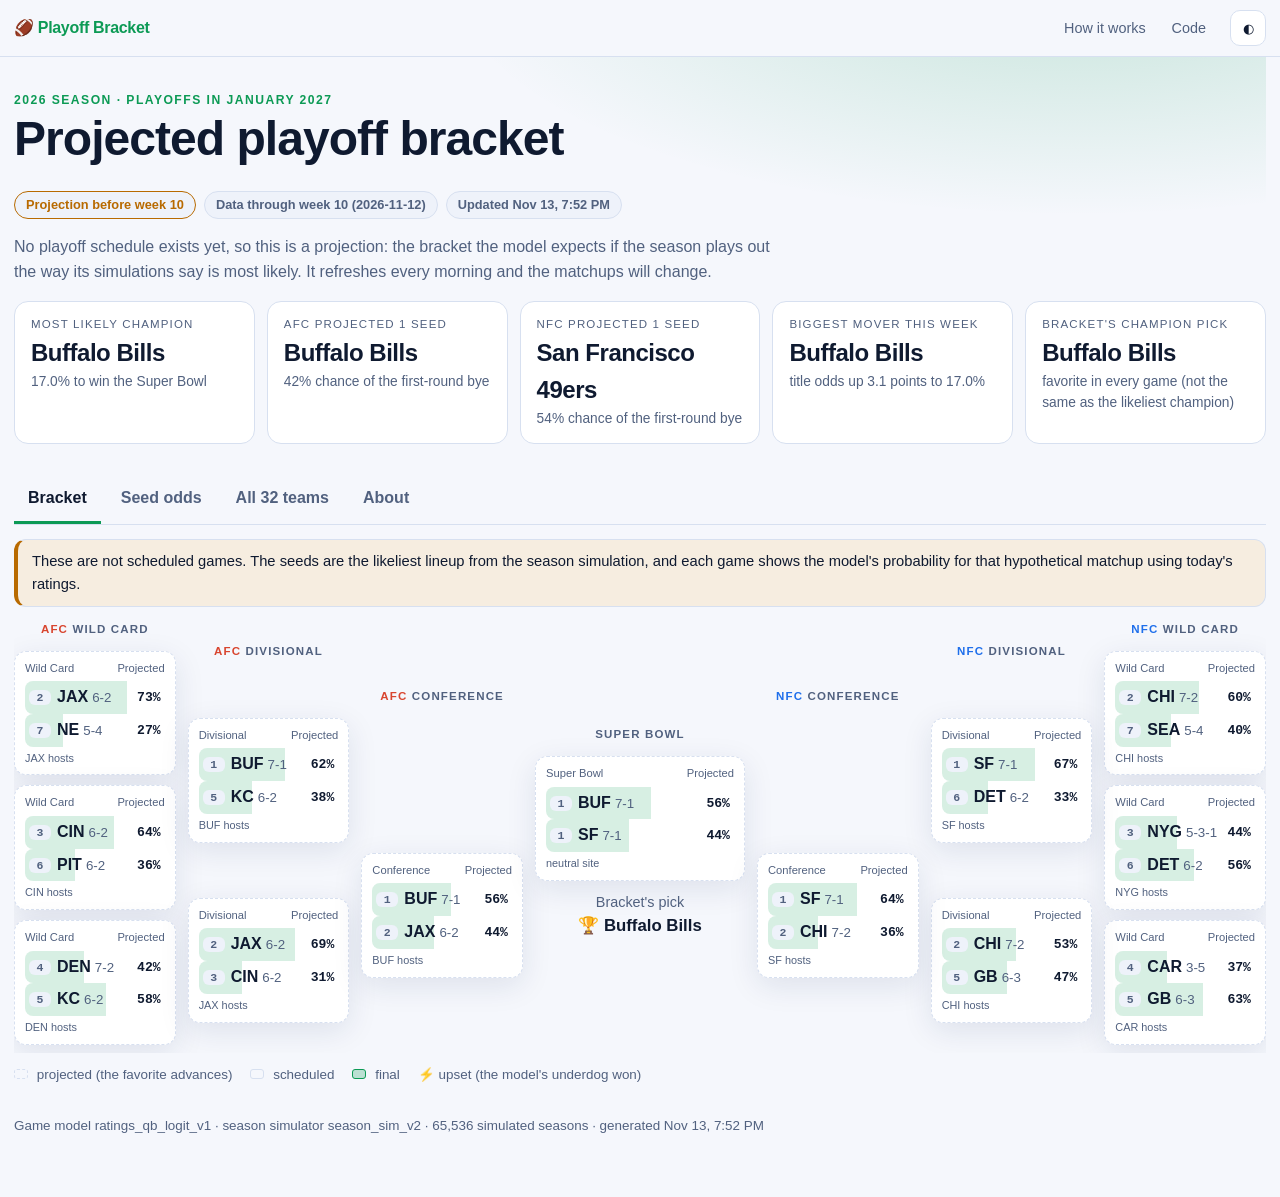
<file: bracket/index.html>
<!doctype html>
<html lang="en">
<head>
<meta charset="utf-8">
<meta name="viewport" content="width=device-width, initial-scale=1">
<title>NFL Playoff Bracket Projection</title>
<meta name="description" content="A live, self-updating projection of the NFL playoff bracket: every team's chance at each seed, the bracket the favorites would produce, and title odds. Refreshed daily.">
<link rel="stylesheet" href="assets/bracket.css">
<script>document.documentElement.classList.add("js");try{var t=localStorage.getItem("theme");if(t)document.documentElement.dataset.theme=t}catch(e){}</script>
</head>
<body>

<header class="topbar">
  <div class="wrap topinner">
    <a class="brand" href="./">🏈 <b>Playoff Bracket</b></a>
    <nav class="links">
      <a href="../">How it works</a>
      <a class="repo" href="https://github.com/acharles1070/nfl-playoff-model">Code</a>
    </nav>
    <button class="iconbtn" id="theme" title="Toggle light / dark" aria-label="Toggle light or dark theme">◐</button>
  </div>
</header>

<main class="wrap">
  <section class="hero">
    <div class="eyebrow" id="eyebrow">NFL playoff bracket projection</div>
    <h1 id="title">Loading…</h1>
    <div class="status" id="status"></div>
    <p class="lede" id="lede"></p>
    <div class="cards" id="cards"></div>
  </section>

  <nav class="tabs" id="tabs" aria-label="Views">
    <button data-v="bracket" class="on">Bracket</button>
    <button data-v="seeds">Seed odds</button>
    <button data-v="teams">All 32 teams</button>
    <button data-v="about">About</button>
  </nav>

  <section id="view-bracket" class="view on">
    <div class="note" id="bracket-note"></div>
    <div class="bracket" id="bracket"></div>
    <div class="legend">
      <span><i class="sw proj"></i> projected (the favorite advances)</span>
      <span><i class="sw sched"></i> scheduled</span>
      <span><i class="sw final"></i> final</span>
      <span>⚡ upset (the model's underdog won)</span>
    </div>
  </section>

  <section id="view-seeds" class="view">
    <p class="sub">Chance each team finishes with each playoff seed, from 65,536 simulated seasons. “Out” is the chance of missing the playoffs. Darker = likelier. The bracket uses the lineup that maximizes the expected number of correct seeds.</p>
    <div class="grid2" id="seed-tables"></div>
  </section>

  <section id="view-teams" class="view">
    <p class="sub">Click a column to sort. Probabilities are simulated; “change” is the move in title odds since last week's projection.</p>
    <div class="scroll"><table id="teams-table"></table></div>
  </section>

  <section id="view-about" class="view">
    <div class="col about">
      <h2>How this works</h2>
      <p>I built a forecasting model for NFL games from play-by-play data. Each team has a strength rating (offense, defense and quarterback) that updates after every game with a <b>Kalman filter</b>. A logistic model turns a rating gap, plus home field, into a win probability for any matchup.</p>
      <p>To get a bracket I play out the rest of the season 65,536 times, with every team's strength nudged by a random amount sized by how unsure the rating is. That gives every team's chance at each seed, then the playoffs are simulated from those seedings. Once the real Wild Card matchups exist, the field is the real one: finished games show their scores, and the odds are re-simulated from the teams still alive.</p>
      <h3>Reading the bracket</h3>
      <ul>
        <li><b>The drawn bracket advances the favorite in every game.</b> That is not the same as the team most likely to win it all: a team can be favored in every game and still be unlikely to win four in a row. The title odds in the cards and the table are the right numbers for “who wins it.”</li>
        <li><b>Before the playoffs exist, the field is a projection.</b> It is the lineup that matches the simulated seed odds best, and it will change.</li>
        <li><b>Every percentage is the model's, not the market's.</b> The model does not use betting lines, and in my tests it does not beat the closing line.</li>
      </ul>
      <h3>How it updates</h3>
      <p>A scheduled job on GitHub downloads the latest nflverse data, rebuilds the ratings and re-runs the simulation every morning from September through February, then republishes this page. The numbers for the regular season match the title odds I log to a tamper-evident ledger each week.</p>
      <h3>Limits</h3>
      <p>The NFL's full tiebreaker rules are approximated (ties in record are broken at random inside the simulation and by records and point differential when building a real field). There are only 13 playoff games a year, so the model's track record on brackets is tiny: see the <a href="../">walkthrough</a> for a replay of the January 2026 playoffs and how it did.</p>
      <p class="fine">Research project, not betting or financial advice. Data: <a href="https://github.com/nflverse">nflverse</a>. I developed this with the help of an AI coding assistant (Claude); I am responsible for the design and conclusions.</p>
    </div>
  </section>
</main>

<footer class="wrap pagefoot"><span id="foot"></span></footer>
<noscript><div class="wrap"><div class="note">This page needs JavaScript to draw the bracket.</div></div></noscript>
<script src="assets/bracket.js"></script>
</body>
</html>
</file>
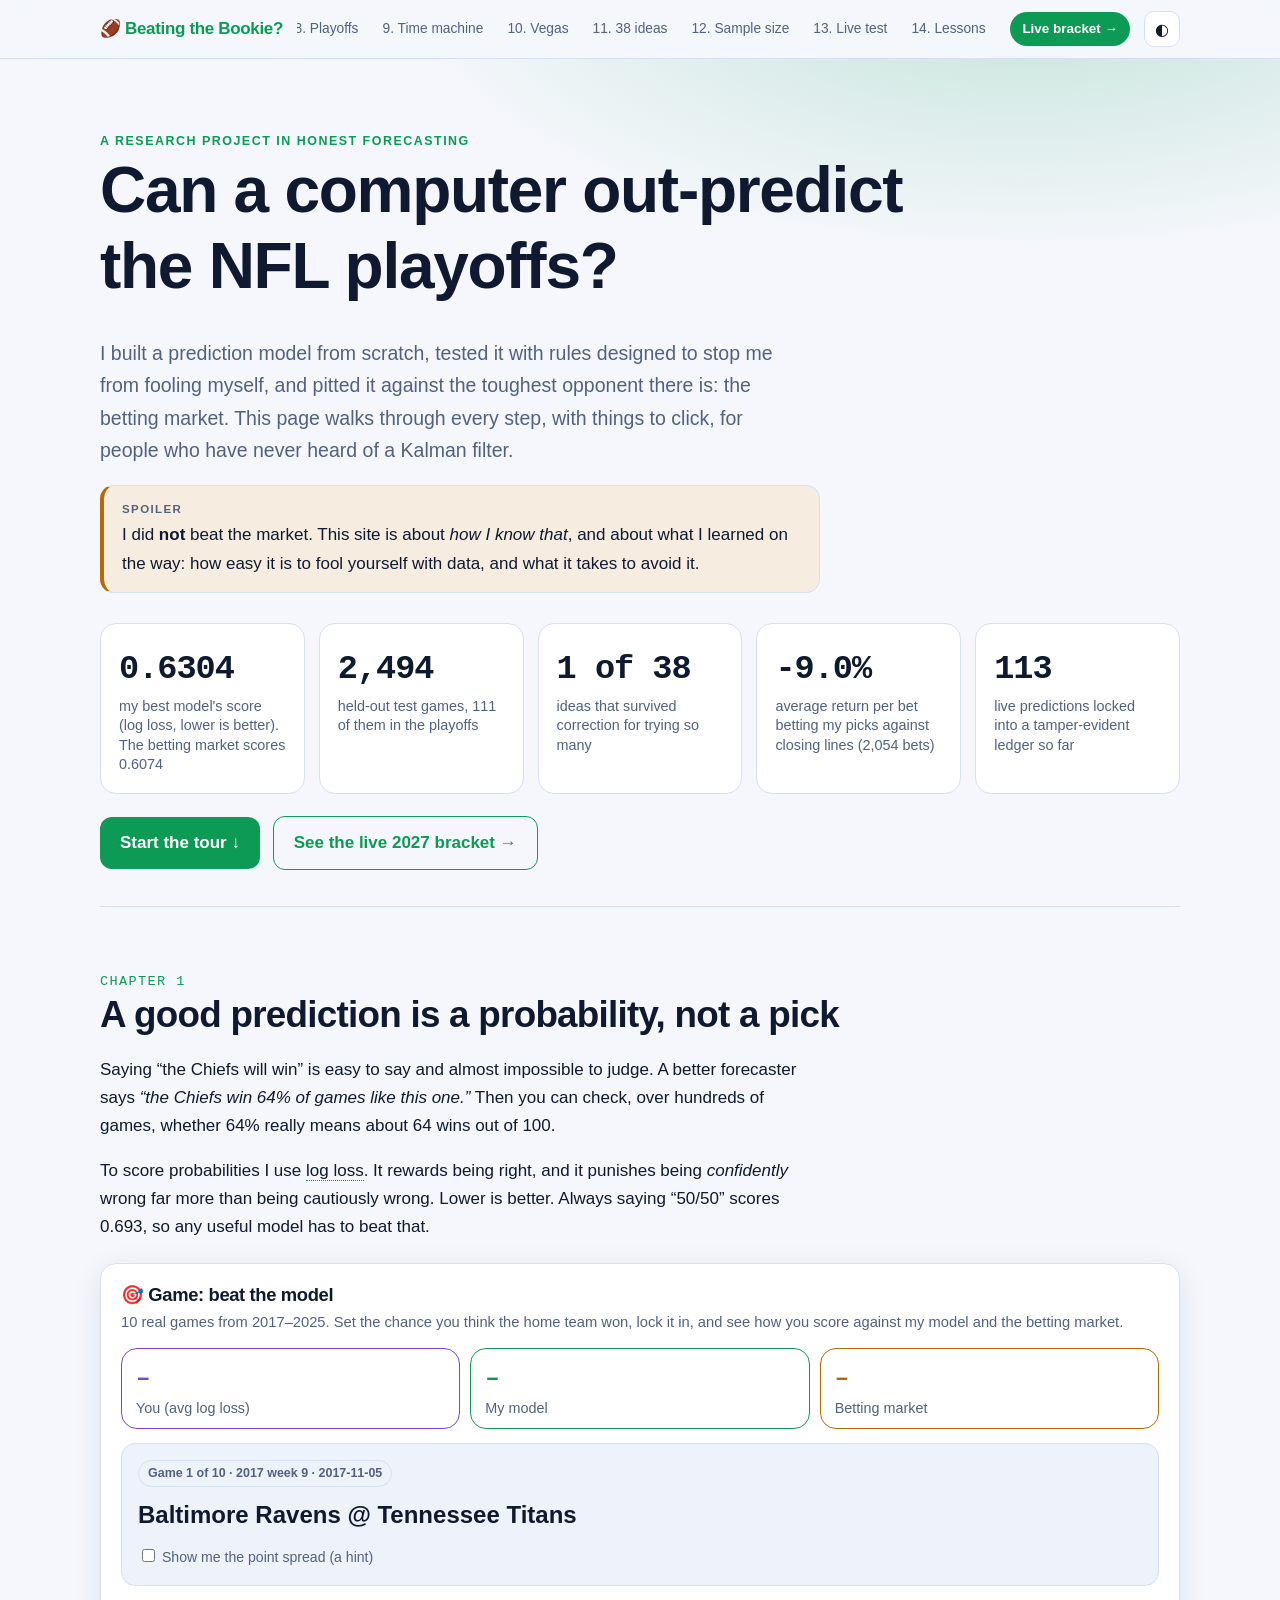
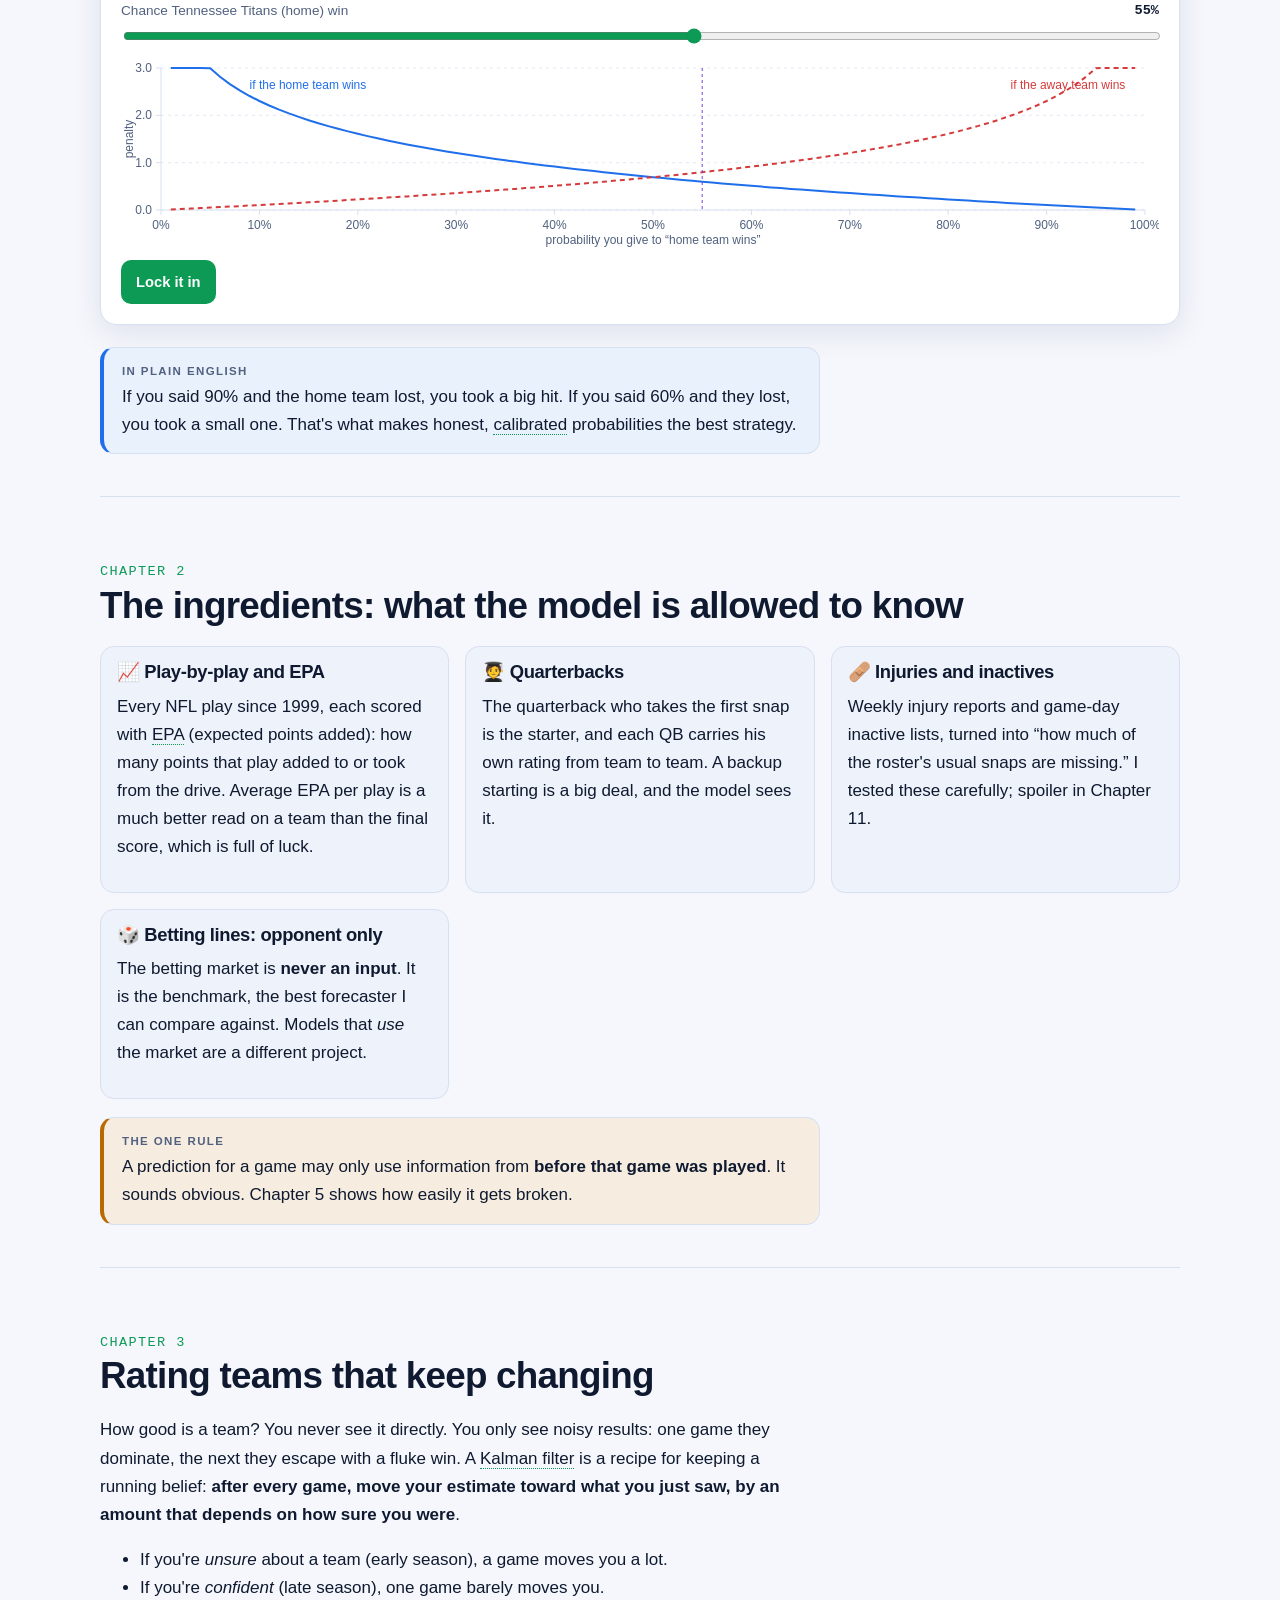
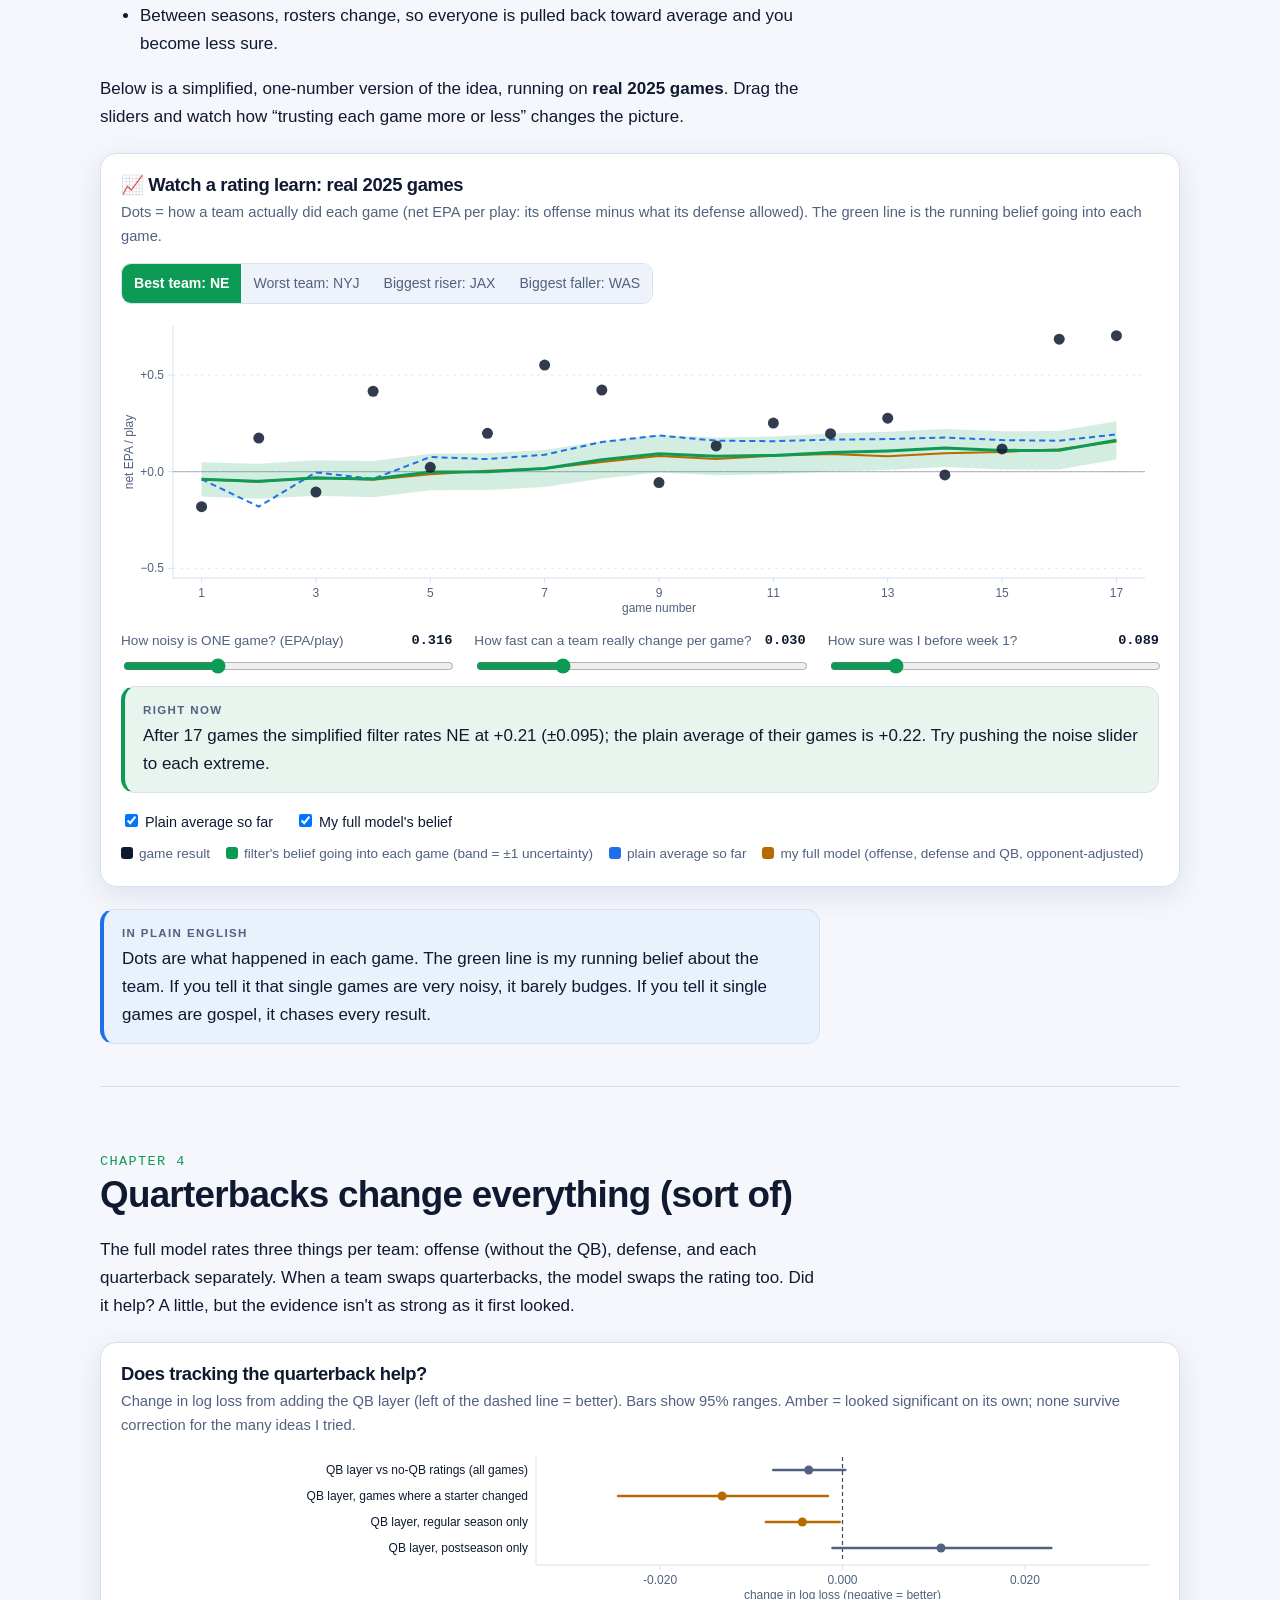
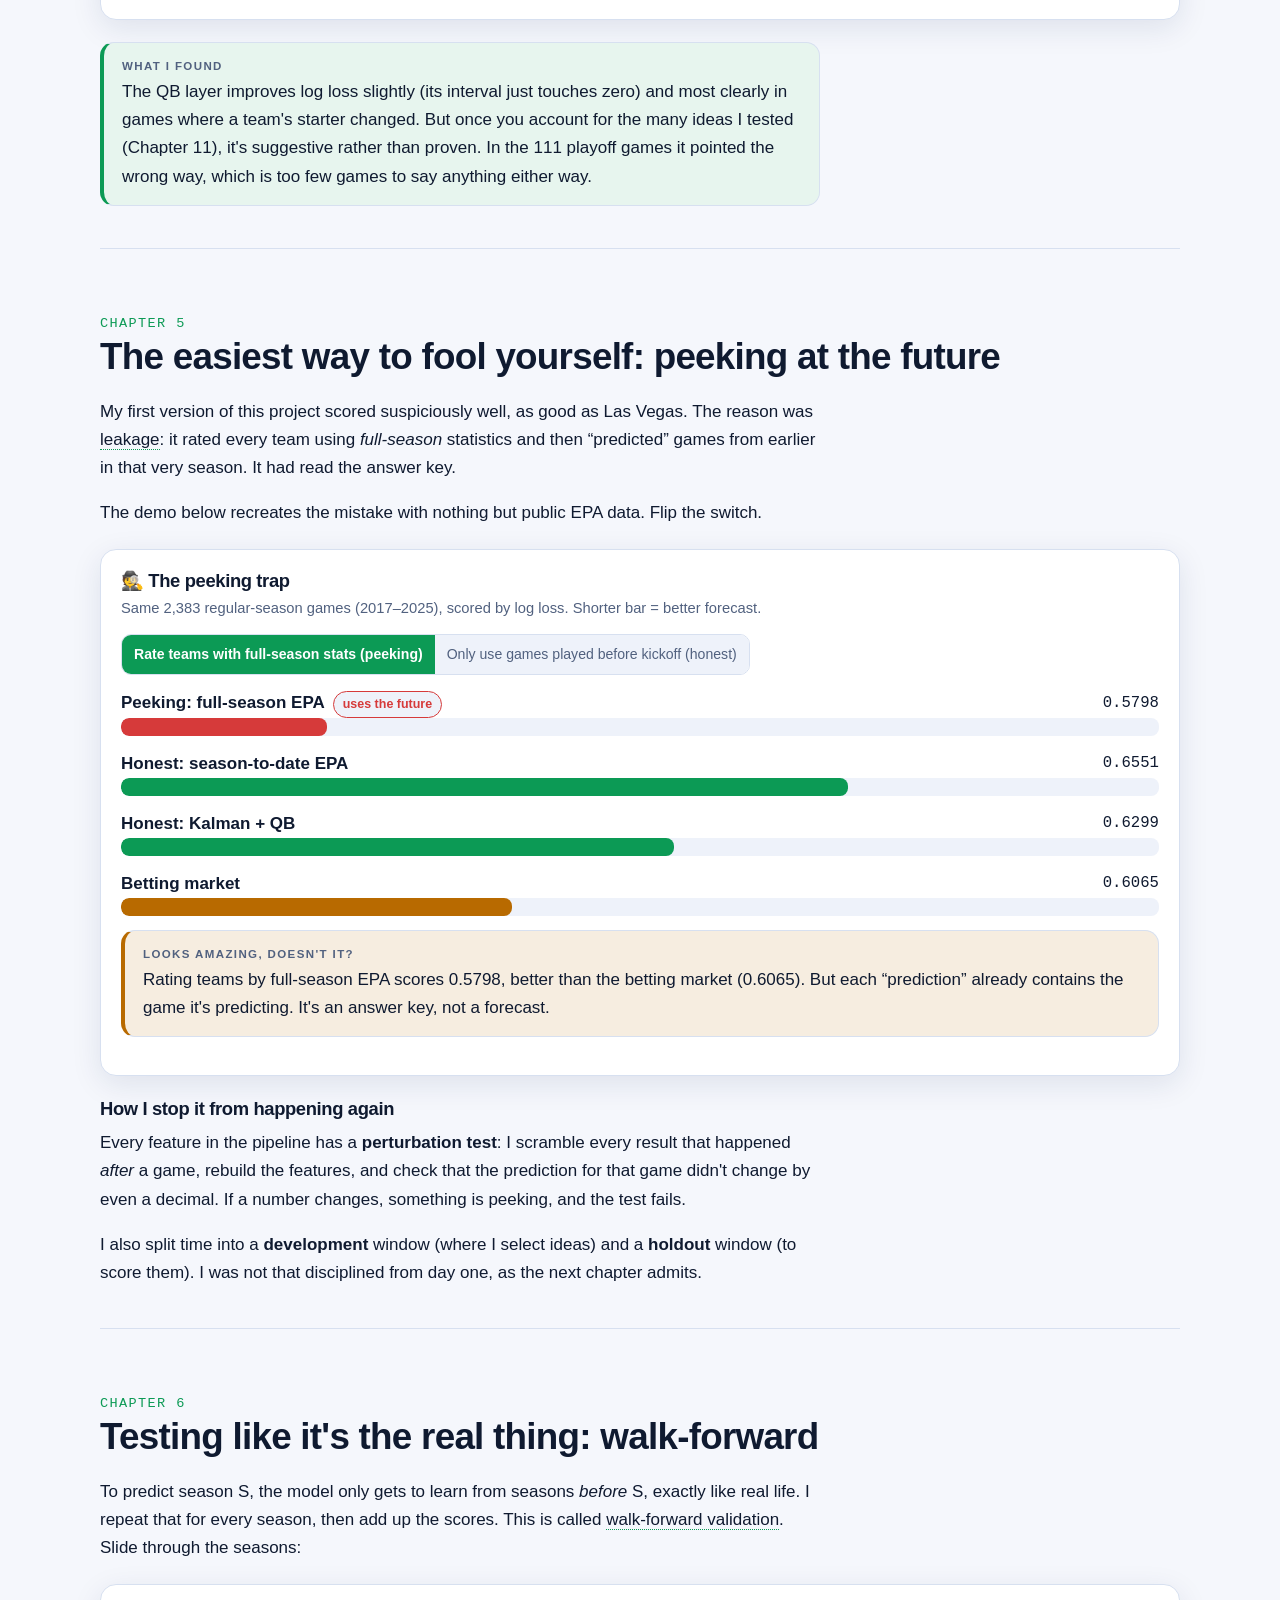
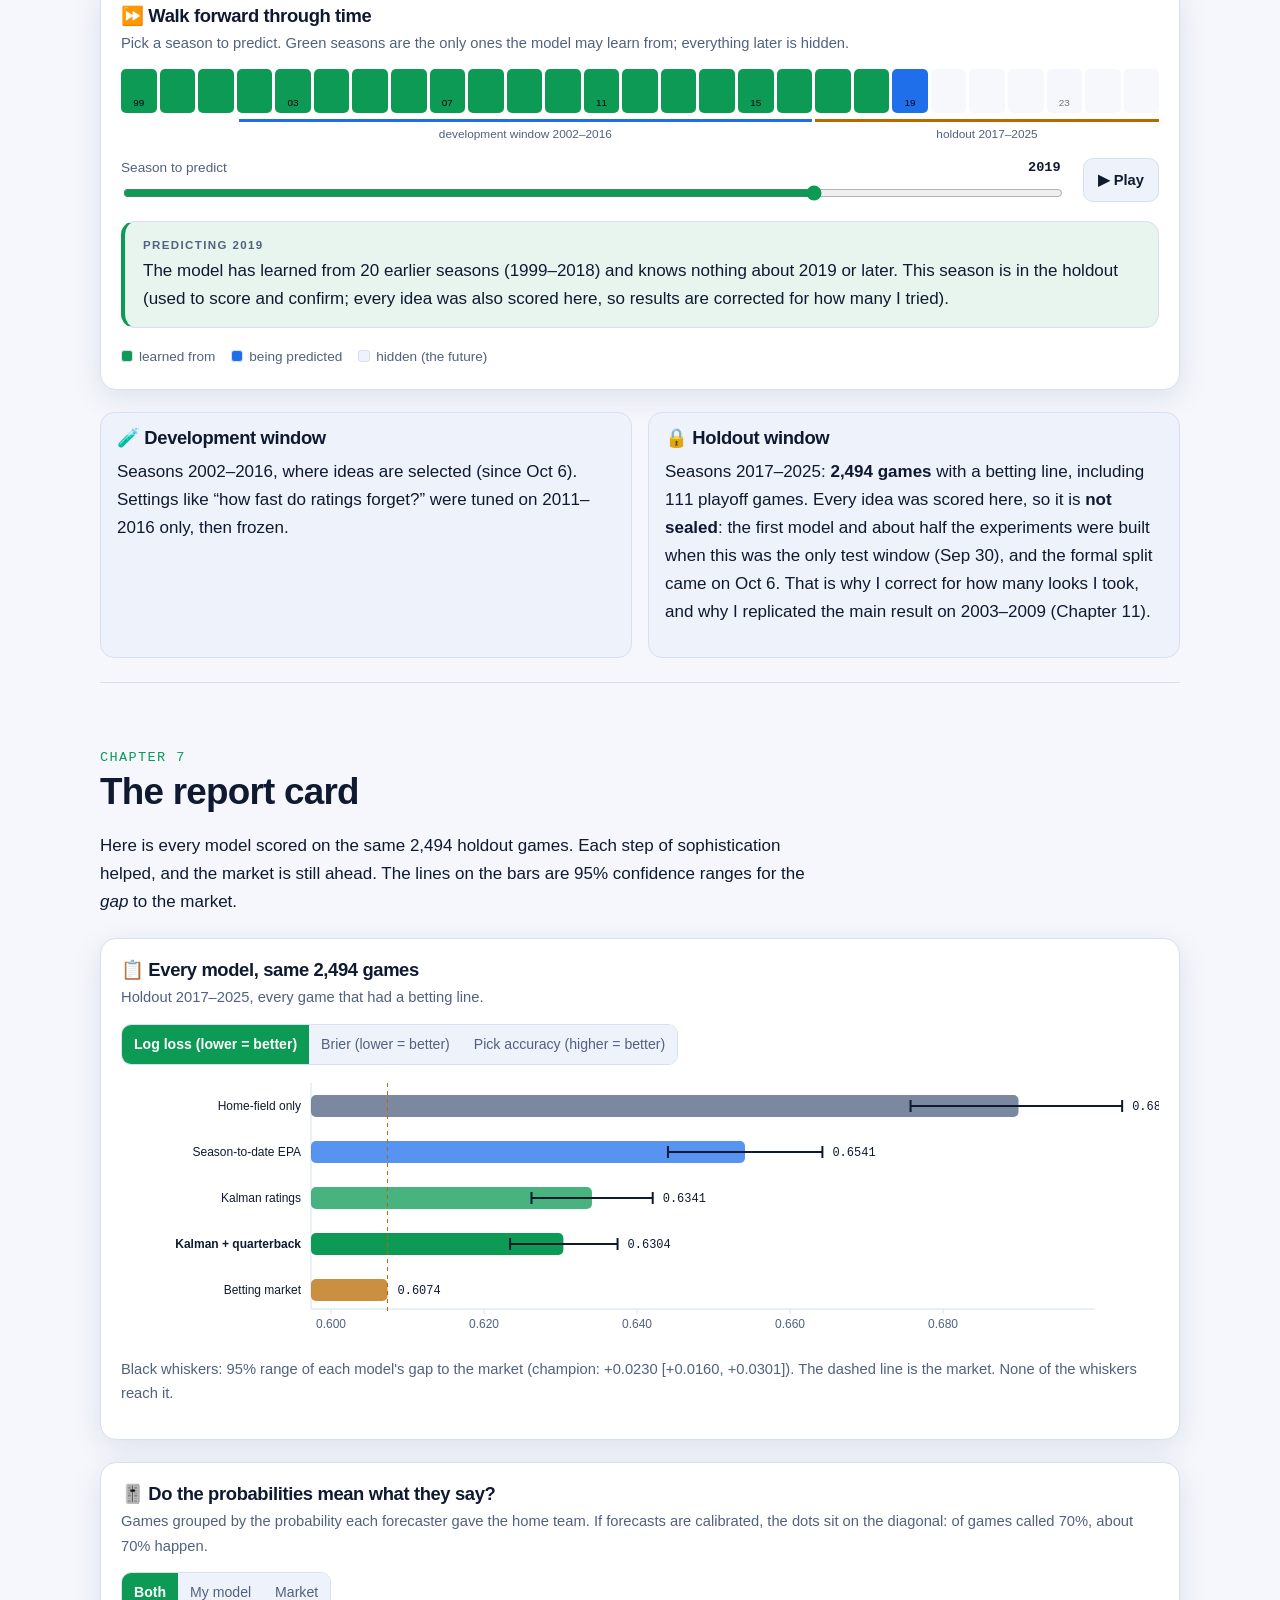
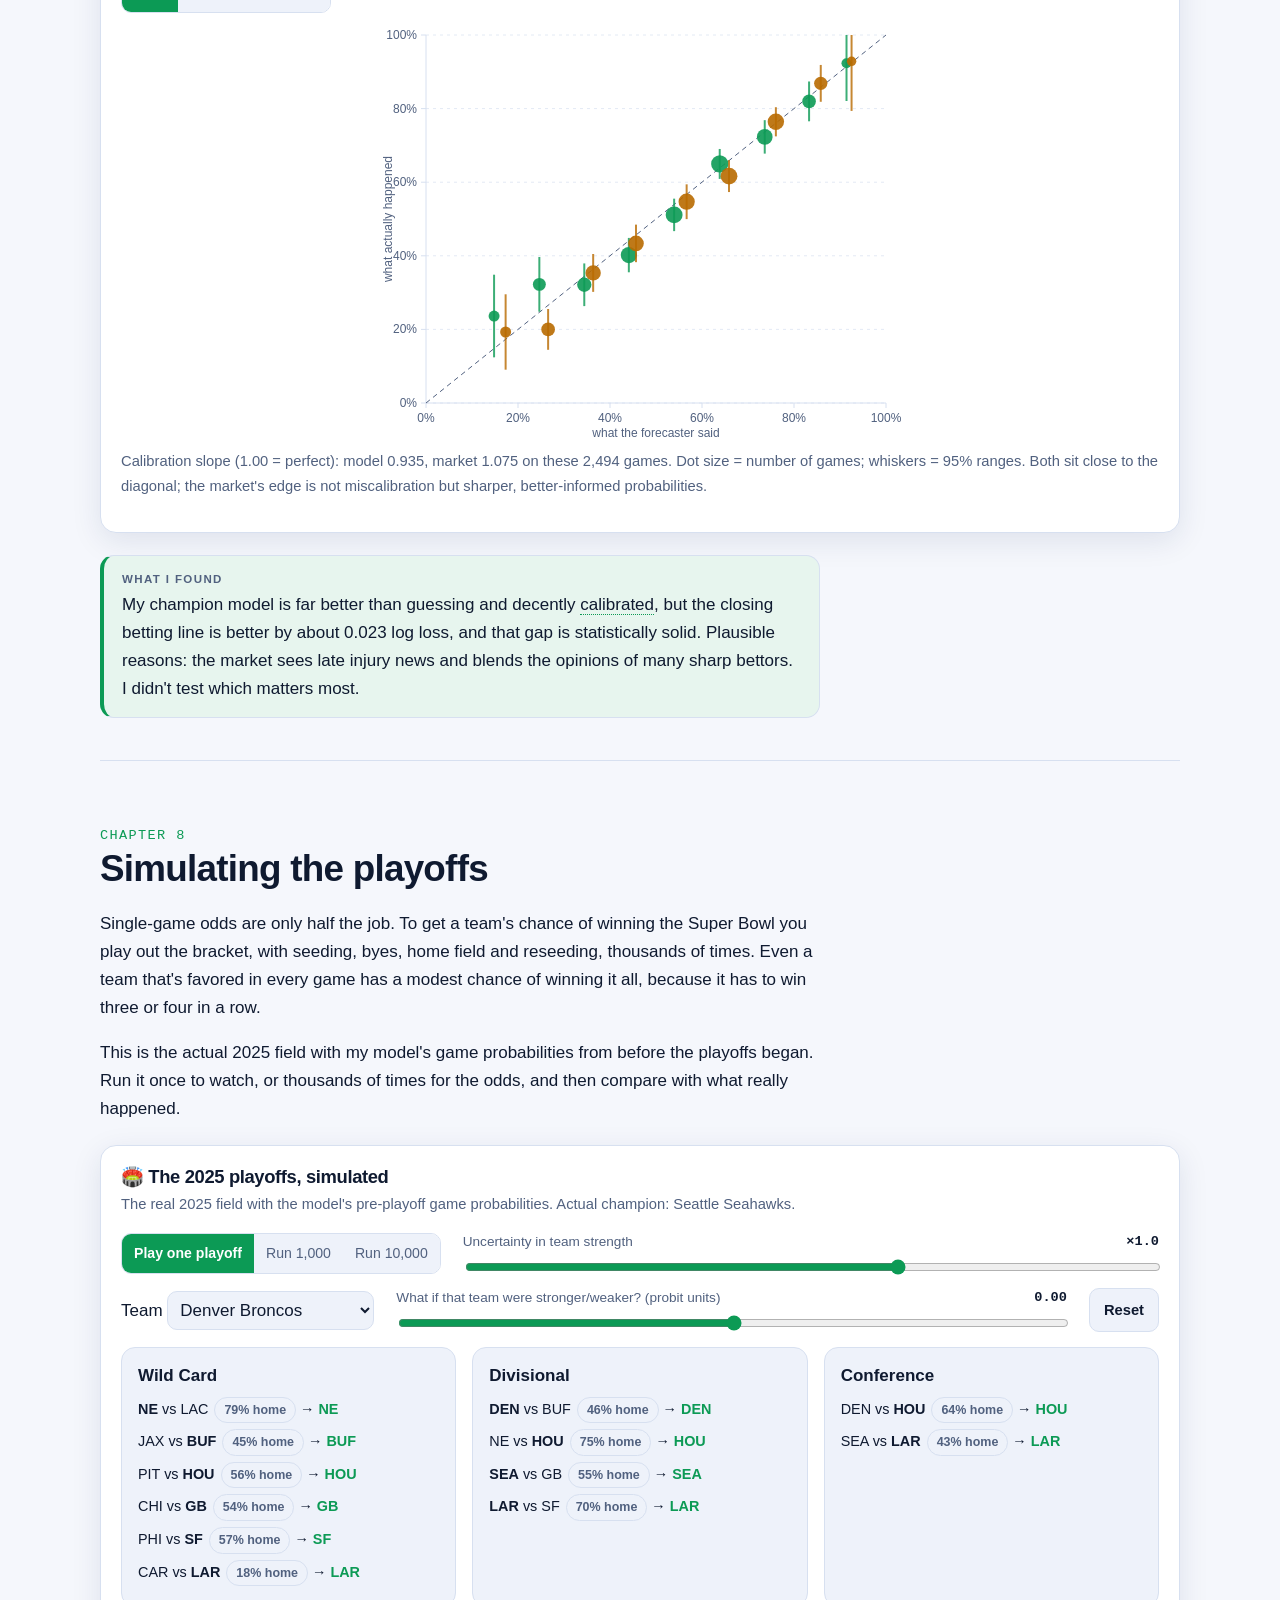
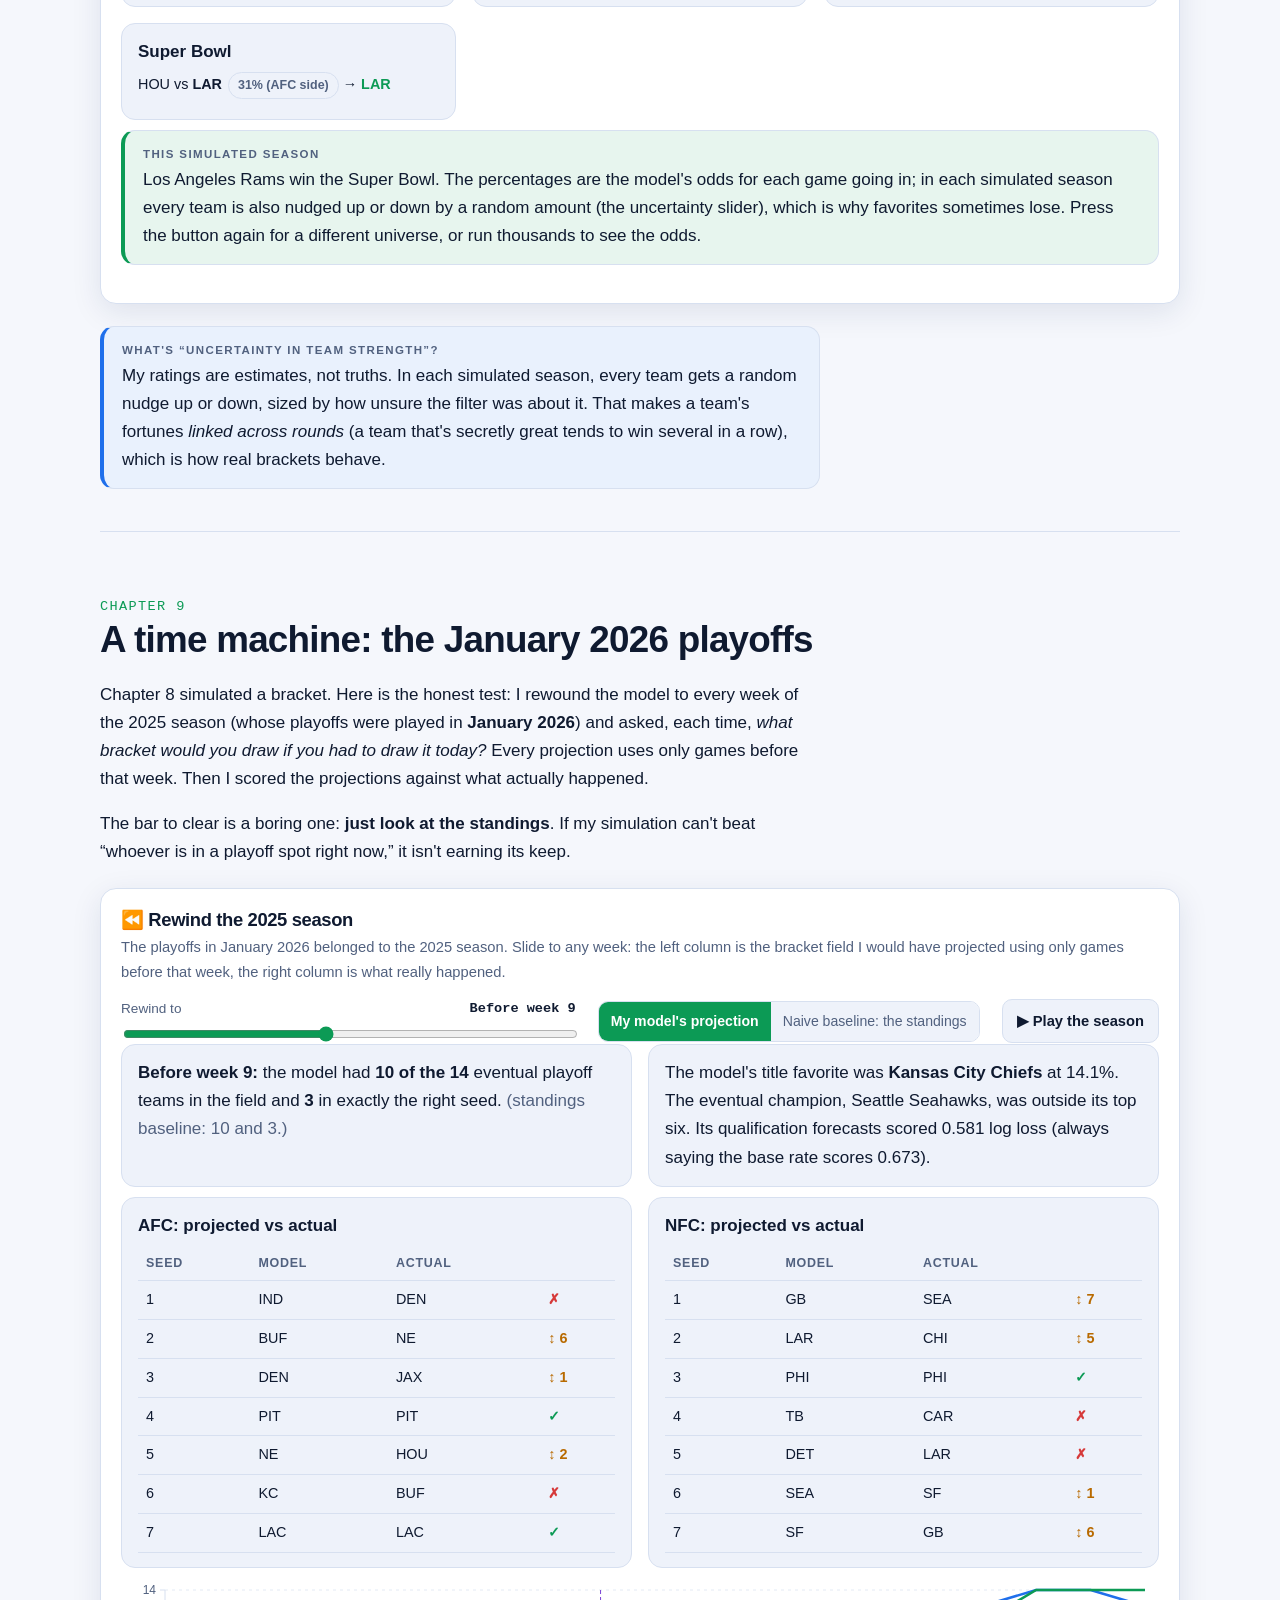
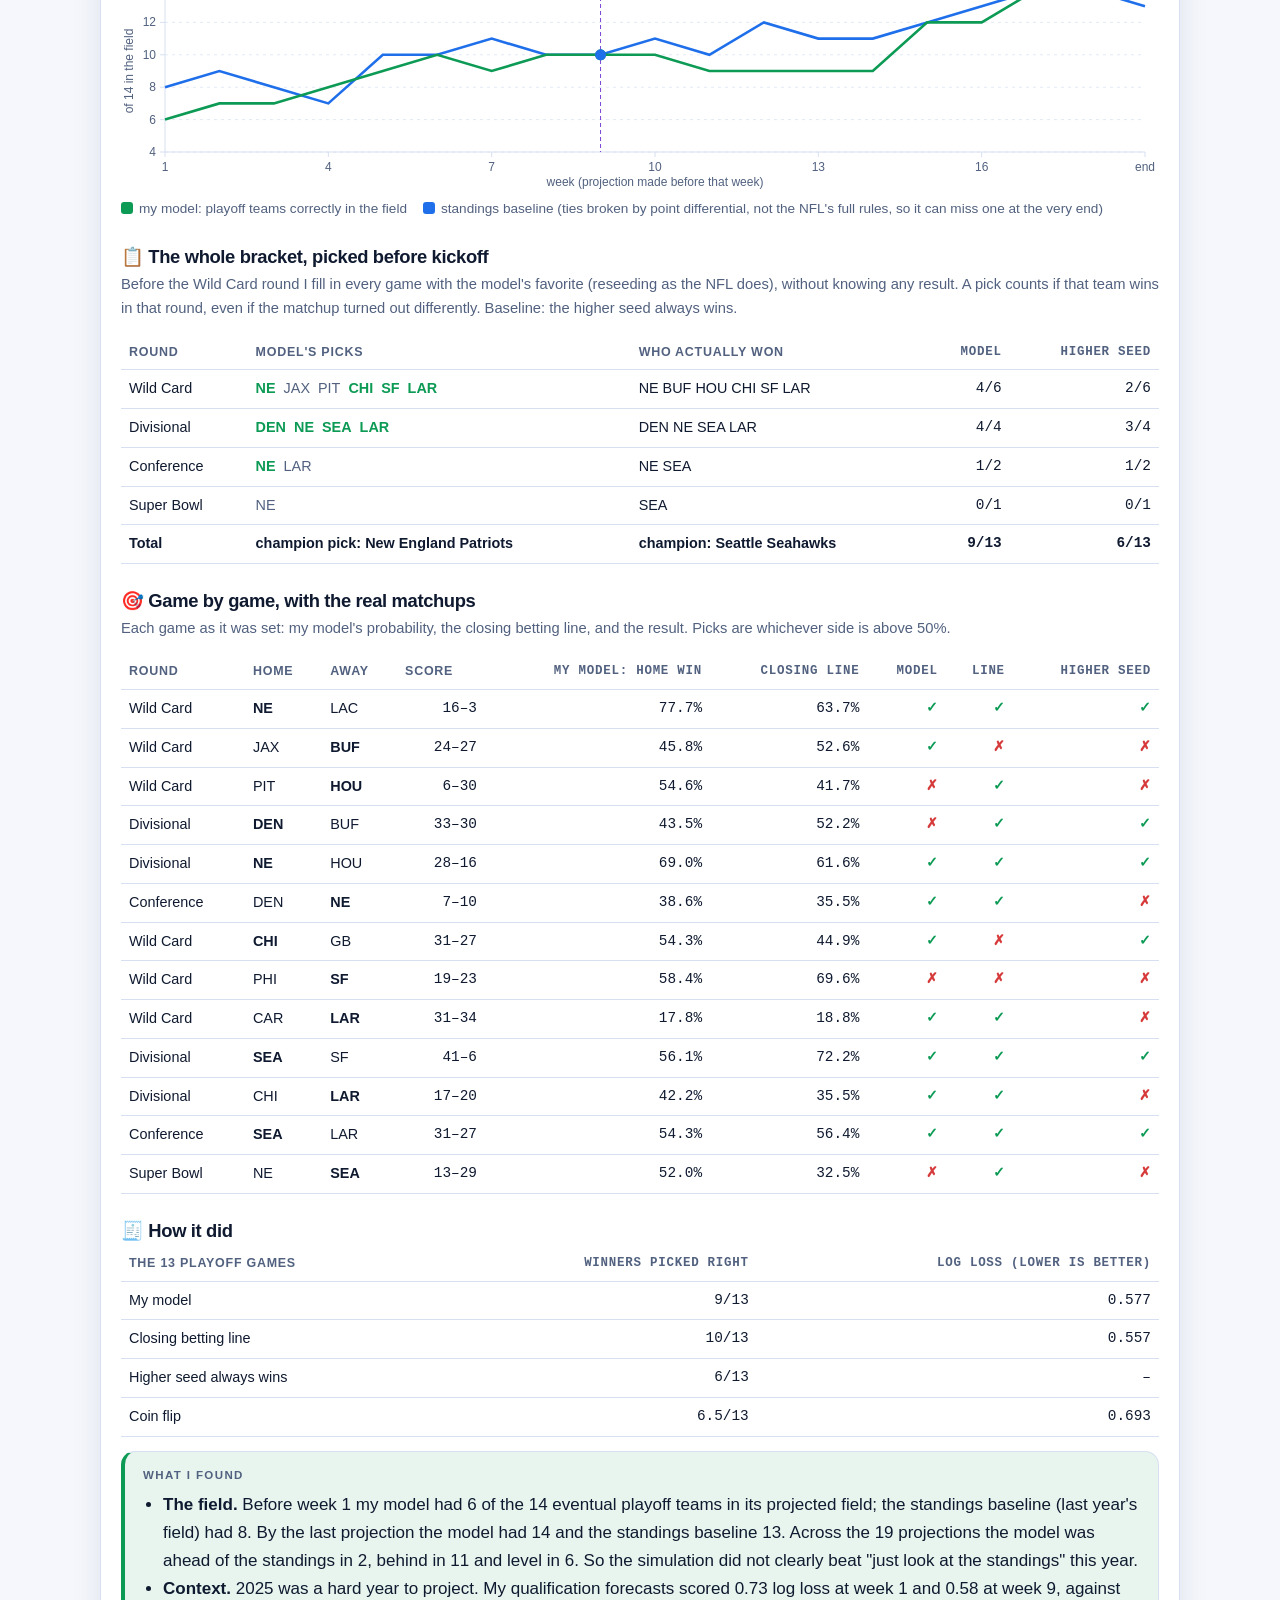
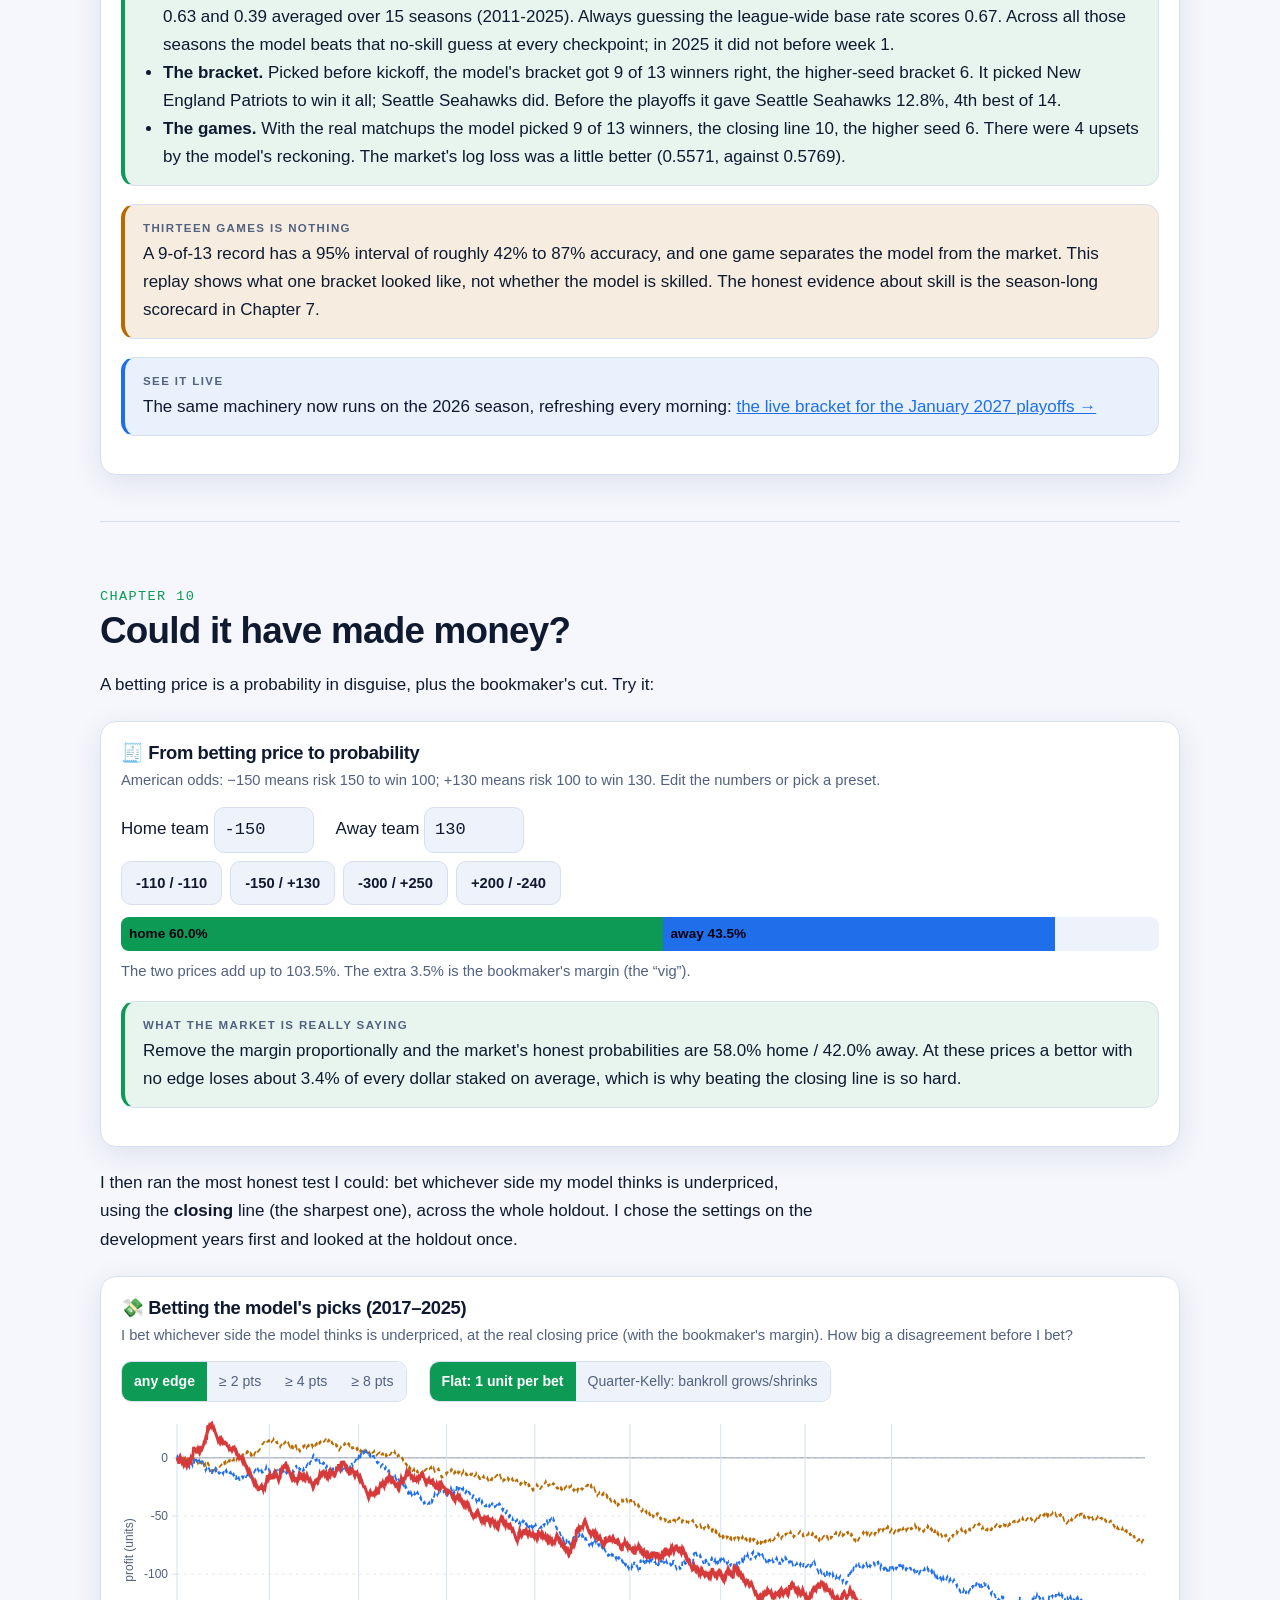
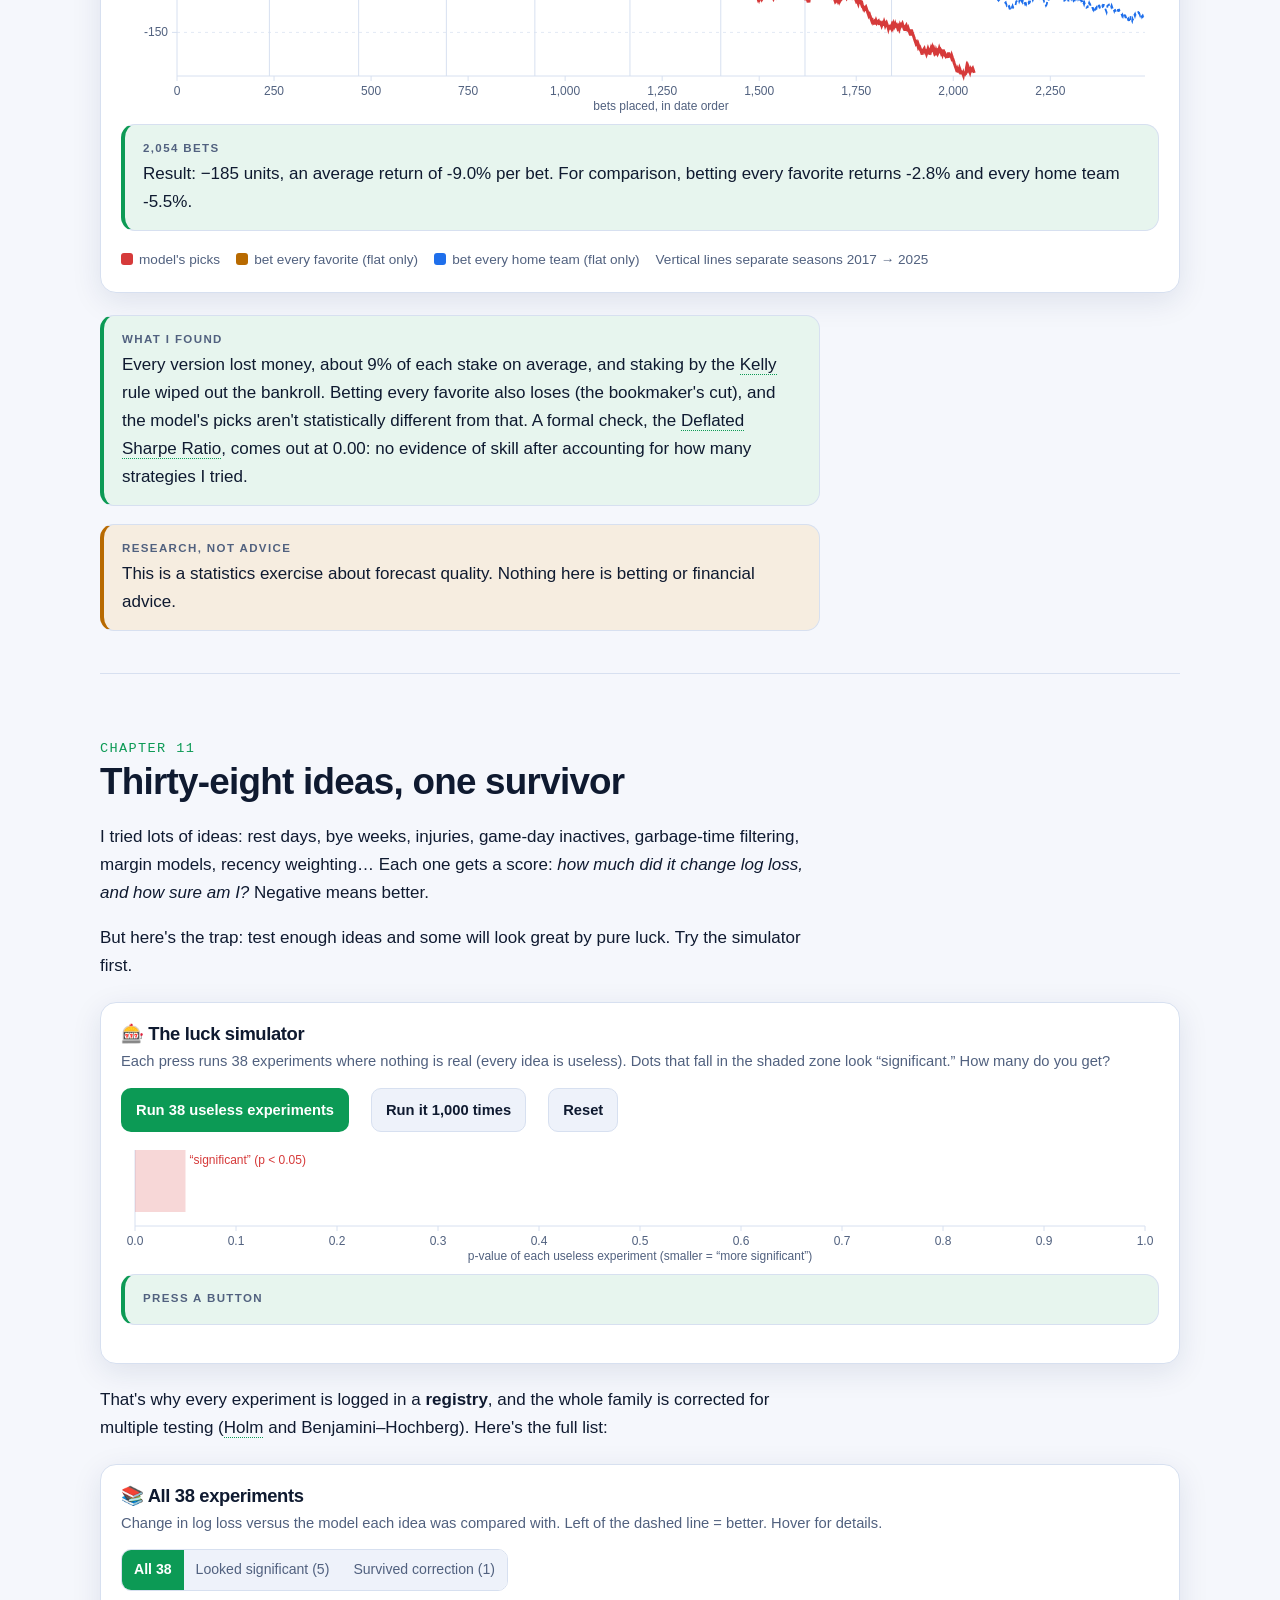
<file: site/index.html>
<!doctype html>
<html lang="en">
<head>
<meta charset="utf-8">
<meta name="viewport" content="width=device-width, initial-scale=1">
<title>Beating the Bookie? An NFL Forecasting Experiment</title>
<meta name="description" content="An interactive, beginner-friendly tour of an NFL playoff prediction project: how the model works, how I tested it honestly, and what I learned when it met the betting market.">
<link rel="stylesheet" href="assets/style.css">
<script>document.documentElement.classList.add("js");try{var t=localStorage.getItem("theme");if(t)document.documentElement.dataset.theme=t}catch(e){}</script>
</head>
<body>

<header class="topbar">
  <div class="wrap">
    <a class="brand" href="#top">🏈 <b>Beating the Bookie?</b></a>
    <nav class="nav" id="nav" aria-label="Chapters"></nav>
    <a class="livelink" href="bracket/">Live bracket →</a>
    <button class="iconbtn" id="theme" title="Toggle light / dark" aria-label="Toggle light or dark theme">◐</button>
  </div>
  <div class="progress" id="progress"></div>
</header>

<main id="top">

<!-- ======================= HERO ======================= -->
<div class="hero">
  <div class="wrap">
    <div class="eyebrow">A research project in honest forecasting</div>
    <h1>Can a computer out-predict<br>the NFL playoffs?</h1>
    <p class="lede">I built a prediction model from scratch, tested it with rules designed to stop me from fooling myself, and pitted it against the toughest opponent there is: the betting market. This page walks through every step, with things to click, for people who have never heard of a Kalman filter.</p>
    <div class="caution col"><b class="k">Spoiler</b>I did <b>not</b> beat the market. This site is about <i>how I know that</i>, and about what I learned on the way: how easy it is to fool yourself with data, and what it takes to avoid it.</div>
    <div class="stats" id="hero-stats"></div>
    <a class="cta" href="#ch1">Start the tour ↓</a> <a class="cta ghost" href="bracket/">See the live 2027 bracket →</a>
  </div>
</div>

<div class="wrap">

<!-- ======================= 1 ======================= -->
<section class="chapter reveal" id="ch1" data-title="Predicting">
  <div class="chapno">CHAPTER 1</div>
  <h2>A good prediction is a probability, not a pick</h2>
  <div class="col">
    <p>Saying “the Chiefs will win” is easy to say and almost impossible to judge. A better forecaster says <i>“the Chiefs win 64% of games like this one.”</i> Then you can check, over hundreds of games, whether 64% really means about 64 wins out of 100.</p>
    <p>To score probabilities I use <span class="term" data-t="log-loss">log loss</span>. It rewards being right, and it punishes being <i>confidently</i> wrong far more than being cautiously wrong. Lower is better. Always saying “50/50” scores 0.693, so any useful model has to beat that.</p>
  </div>
  <div class="demo" id="demo-quiz"></div>
  <div class="plain col"><b class="k">In plain English</b>If you said 90% and the home team lost, you took a big hit. If you said 60% and they lost, you took a small one. That's what makes honest, <span class="term" data-t="calibration">calibrated</span> probabilities the best strategy.</div>
</section>

<!-- ======================= 2 ======================= -->
<section class="chapter reveal" id="ch2" data-title="Ingredients">
  <div class="chapno">CHAPTER 2</div>
  <h2>The ingredients: what the model is allowed to know</h2>
  <div class="grid2">
    <div class="card"><h3>📈 Play-by-play and EPA</h3><p>Every NFL play since 1999, each scored with <span class="term" data-t="epa">EPA</span> (expected points added): how many points that play added to or took from the drive. Average EPA per play is a much better read on a team than the final score, which is full of luck.</p></div>
    <div class="card"><h3>🧑‍🎓 Quarterbacks</h3><p>The quarterback who takes the first snap is the starter, and each QB carries his own rating from team to team. A backup starting is a big deal, and the model sees it.</p></div>
    <div class="card"><h3>🩹 Injuries and inactives</h3><p>Weekly injury reports and game-day inactive lists, turned into “how much of the roster's usual snaps are missing.” I tested these carefully; spoiler in Chapter 11.</p></div>
    <div class="card"><h3>🎲 Betting lines: opponent only</h3><p>The betting market is <b>never an input</b>. It is the benchmark, the best forecaster I can compare against. Models that <i>use</i> the market are a different project.</p></div>
  </div>
  <div class="caution col"><b class="k">The one rule</b>A prediction for a game may only use information from <b>before that game was played</b>. It sounds obvious. Chapter 5 shows how easily it gets broken.</div>
</section>

<!-- ======================= 3 ======================= -->
<section class="chapter reveal" id="ch3" data-title="Ratings">
  <div class="chapno">CHAPTER 3</div>
  <h2>Rating teams that keep changing</h2>
  <div class="col">
    <p>How good is a team? You never see it directly. You only see noisy results: one game they dominate, the next they escape with a fluke win. A <span class="term" data-t="kalman">Kalman filter</span> is a recipe for keeping a running belief: <b>after every game, move your estimate toward what you just saw, by an amount that depends on how sure you were</b>.</p>
    <ul>
      <li>If you're <i>unsure</i> about a team (early season), a game moves you a lot.</li>
      <li>If you're <i>confident</i> (late season), one game barely moves you.</li>
      <li>Between seasons, rosters change, so everyone is pulled back toward average and you become less sure.</li>
    </ul>
    <p>Below is a simplified, one-number version of the idea, running on <b>real 2025 games</b>. Drag the sliders and watch how “trusting each game more or less” changes the picture.</p>
  </div>
  <div class="demo" id="demo-kalman"></div>
  <div class="plain col"><b class="k">In plain English</b>Dots are what happened in each game. The green line is my running belief about the team. If you tell it that single games are very noisy, it barely budges. If you tell it single games are gospel, it chases every result.</div>
</section>

<!-- ======================= 4 ======================= -->
<section class="chapter reveal" id="ch4" data-title="Quarterbacks">
  <div class="chapno">CHAPTER 4</div>
  <h2>Quarterbacks change everything (sort of)</h2>
  <div class="col">
    <p>The full model rates three things per team: offense (without the QB), defense, and each quarterback separately. When a team swaps quarterbacks, the model swaps the rating too. Did it help? A little, but the evidence isn't as strong as it first looked.</p>
  </div>
  <div class="demo" id="demo-qb"></div>
  <div class="found col"><b class="k">What I found</b>The QB layer improves log loss slightly (its interval just touches zero) and most clearly in games where a team's starter changed. But once you account for the many ideas I tested (Chapter 11), it's suggestive rather than proven. In the 111 playoff games it pointed the wrong way, which is too few games to say anything either way.</div>
</section>

<!-- ======================= 5 ======================= -->
<section class="chapter reveal" id="ch5" data-title="Cheating">
  <div class="chapno">CHAPTER 5</div>
  <h2>The easiest way to fool yourself: peeking at the future</h2>
  <div class="col">
    <p>My first version of this project scored suspiciously well, as good as Las Vegas. The reason was <span class="term" data-t="leakage">leakage</span>: it rated every team using <i>full-season</i> statistics and then “predicted” games from earlier in that very season. It had read the answer key.</p>
    <p>The demo below recreates the mistake with nothing but public EPA data. Flip the switch.</p>
  </div>
  <div class="demo" id="demo-leak"></div>
  <div class="col">
    <h3>How I stop it from happening again</h3>
    <p>Every feature in the pipeline has a <b>perturbation test</b>: I scramble every result that happened <i>after</i> a game, rebuild the features, and check that the prediction for that game didn't change by even a decimal. If a number changes, something is peeking, and the test fails.</p>
    <p>I also split time into a <b>development</b> window (where I select ideas) and a <b>holdout</b> window (to score them). I was not that disciplined from day one, as the next chapter admits.</p>
  </div>
</section>

<!-- ======================= 6 ======================= -->
<section class="chapter reveal" id="ch6" data-title="Testing">
  <div class="chapno">CHAPTER 6</div>
  <h2>Testing like it's the real thing: walk-forward</h2>
  <div class="col"><p>To predict season S, the model only gets to learn from seasons <i>before</i> S, exactly like real life. I repeat that for every season, then add up the scores. This is called <span class="term" data-t="walk-forward">walk-forward validation</span>. Slide through the seasons:</p></div>
  <div class="demo" id="demo-walk"></div>
  <div class="grid2">
    <div class="card"><h3>🧪 Development window</h3><p>Seasons 2002–2016, where ideas are selected (since Oct 6). Settings like “how fast do ratings forget?” were tuned on 2011–2016 only, then frozen.</p></div>
    <div class="card"><h3>🔒 Holdout window</h3><p>Seasons 2017–2025: <b>2,494 games</b> with a betting line, including 111 playoff games. Every idea was scored here, so it is <b>not sealed</b>: the first model and about half the experiments were built when this was the only test window (Sep 30), and the formal split came on Oct 6. That is why I correct for how many looks I took, and why I replicated the main result on 2003–2009 (Chapter 11).</p></div>
  </div>
</section>

<!-- ======================= 7 ======================= -->
<section class="chapter reveal" id="ch7" data-title="Report card">
  <div class="chapno">CHAPTER 7</div>
  <h2>The report card</h2>
  <div class="col"><p>Here is every model scored on the same 2,494 holdout games. Each step of sophistication helped, and the market is still ahead. The lines on the bars are 95% confidence ranges for the <i>gap</i> to the market.</p></div>
  <div class="demo" id="demo-score"></div>
  <div class="demo" id="demo-calib"></div>
  <div class="found col"><b class="k">What I found</b>My champion model is far better than guessing and decently <span class="term" data-t="calibration">calibrated</span>, but the closing betting line is better by about 0.023 log loss, and that gap is statistically solid. Plausible reasons: the market sees late injury news and blends the opinions of many sharp bettors. I didn't test which matters most.</div>
</section>

<!-- ======================= 8 ======================= -->
<section class="chapter reveal" id="ch8" data-title="Playoffs">
  <div class="chapno">CHAPTER 8</div>
  <h2>Simulating the playoffs</h2>
  <div class="col">
    <p>Single-game odds are only half the job. To get a team's chance of winning the Super Bowl you play out the bracket, with seeding, byes, home field and reseeding, thousands of times. Even a team that's favored in every game has a modest chance of winning it all, because it has to win three or four in a row.</p>
    <p>This is the actual 2025 field with my model's game probabilities from before the playoffs began. Run it once to watch, or thousands of times for the odds, and then compare with what really happened.</p>
  </div>
  <div class="demo" id="demo-bracket"></div>
  <div class="plain col"><b class="k">What's “uncertainty in team strength”?</b>My ratings are estimates, not truths. In each simulated season, every team gets a random nudge up or down, sized by how unsure the filter was about it. That makes a team's fortunes <i>linked across rounds</i> (a team that's secretly great tends to win several in a row), which is how real brackets behave.</div>
</section>

<!-- ======================= 9 ======================= -->
<section class="chapter reveal" id="ch9" data-title="Time machine">
  <div class="chapno">CHAPTER 9</div>
  <h2>A time machine: the January 2026 playoffs</h2>
  <div class="col">
    <p>Chapter 8 simulated a bracket. Here is the honest test: I rewound the model to every week of the 2025 season (whose playoffs were played in <b>January 2026</b>) and asked, each time, <i>what bracket would you draw if you had to draw it today?</i> Every projection uses only games before that week. Then I scored the projections against what actually happened.</p>
    <p>The bar to clear is a boring one: <b>just look at the standings</b>. If my simulation can't beat “whoever is in a playoff spot right now,” it isn't earning its keep.</p>
  </div>
  <div class="demo" id="demo-replay"></div>
</section>

<!-- ======================= 10 ======================= -->
<section class="chapter reveal" id="ch10" data-title="Vegas">
  <div class="chapno">CHAPTER 10</div>
  <h2>Could it have made money?</h2>
  <div class="col">
    <p>A betting price is a probability in disguise, plus the bookmaker's cut. Try it:</p>
  </div>
  <div class="demo" id="demo-vig"></div>
  <div class="col">
    <p>I then ran the most honest test I could: bet whichever side my model thinks is underpriced, using the <b>closing</b> line (the sharpest one), across the whole holdout. I chose the settings on the development years first and looked at the holdout once.</p>
  </div>
  <div class="demo" id="demo-bets"></div>
  <div class="found col"><b class="k">What I found</b>Every version lost money, about 9% of each stake on average, and staking by the <span class="term" data-t="kelly">Kelly</span> rule wiped out the bankroll. Betting every favorite also loses (the bookmaker's cut), and the model's picks aren't statistically different from that. A formal check, the <span class="term" data-t="dsr">Deflated Sharpe Ratio</span>, comes out at 0.00: no evidence of skill after accounting for how many strategies I tried.</div>
  <div class="caution col"><b class="k">Research, not advice</b>This is a statistics exercise about forecast quality. Nothing here is betting or financial advice.</div>
</section>

<!-- ======================= 11 ======================= -->
<section class="chapter reveal" id="ch11" data-title="38 ideas">
  <div class="chapno">CHAPTER 11</div>
  <h2>Thirty-eight ideas, one survivor</h2>
  <div class="col">
    <p>I tried lots of ideas: rest days, bye weeks, injuries, game-day inactives, garbage-time filtering, margin models, recency weighting… Each one gets a score: <i>how much did it change log loss, and how sure am I?</i> Negative means better.</p>
    <p>But here's the trap: test enough ideas and some will look great by pure luck. Try the simulator first.</p>
  </div>
  <div class="demo" id="demo-hack"></div>
  <div class="col"><p>That's why every experiment is logged in a <b>registry</b>, and the whole family is corrected for multiple testing (<span class="term" data-t="holm">Holm</span> and Benjamini–Hochberg). Here's the full list:</p></div>
  <div class="demo" id="demo-registry"></div>
  <div class="found col"><b class="k">What I found</b>Four ideas looked significant on their own, where luck alone would produce about two. Only one held up after correction: <b>the Kalman rating filter, with its memory across seasons</b>, which beat simple season-to-date EPA. I then replicated it on seasons that had no part in its design (below): same direction, smaller, and short of significance on its own. Everything else (rest, byes, neutral sites, injuries, pass/rush splits) failed to show a detectable effect. Negative results are results.</div>
</section>

<!-- ======================= 12 ======================= -->
<section class="chapter reveal" id="ch12" data-title="Sample size">
  <div class="chapno">CHAPTER 12</div>
  <h2>Why “no effect” is often “can't tell”</h2>
  <div class="col"><p>Game results are noisy, so detecting a small improvement takes a lot of games. This calculator shows the chance a test would catch a real improvement of a given size.</p></div>
  <div class="demo" id="demo-power"></div>
  <div class="plain col"><b class="k">In plain English</b>With 111 playoff games, only a huge improvement (about 0.027 log loss) would reliably show up. A realistic improvement of 0.002 would need around 70 seasons of games to confirm. That's why I say I <i>failed to detect</i> an effect rather than “proved there isn't one.”</div>
</section>

<!-- ======================= 13 ======================= -->
<!-- ======================= 13 ======================= -->
<section class="chapter reveal" id="ch13" data-title="Live test">
  <div class="chapno">CHAPTER 13</div>
  <h2>The forward test: predictions I can't edit</h2>
  <div class="col">
    <p>Backtests can be accidentally flattered. The only fully honest test is to write down predictions <i>before</i> the games and score them afterward. Every week during the 2026 season the model logs its picks to a public <b>ledger</b>. Each row contains a fingerprint of the previous row (a <span class="term" data-t="hash">hash</span> chain), so quietly changing history is impossible without breaking every later row.</p>
  </div>
  <div class="demo" id="demo-ledger"></div>
  <div class="demo" id="demo-title"></div>
</section>

<!-- ======================= 14 ======================= -->
<section class="chapter reveal" id="ch14" data-title="Lessons">
  <div class="chapno">CHAPTER 14</div>
  <h2>What I learned</h2>
  <div class="grid2" id="lessons"></div>
  <h3 style="margin-top:34px">Limits and honest caveats</h3>
  <ul class="col">
    <li>The holdout (2,494 games, only 111 in the playoffs) can detect only fairly large improvements; small real effects may hide inside the noise.</li>
    <li>I compare to <i>closing</i> lines, the market's final and most informed price. Earlier lines may be less efficient; I did not test that.</li>
    <li>The holdout was examined for every idea I tried, so it is not sealed. Hyperparameters were tuned on 2011–2016 only, results are corrected for multiple looks, and a few diagnostics (for example the recency-weighting test) are labeled “post hoc.”</li>
    <li>The forward test has only a handful of games so far. Early numbers are noise.</li>
  </ul>
  <h3 style="margin-top:34px">Glossary</h3>
  <div class="grid2" id="glossary"></div>
</section>

</div>
</main>

<footer>
  <div class="wrap">
    <p><b>Beating the Bookie?</b> An open research project. Code, tests and the full method write-up are in the <a class="repo" data-path="" href="#">GitHub repository</a>. Built from <code id="foot-sha"></code> on <span id="foot-date"></span>. Data: <a href="https://github.com/nflverse">nflverse</a> (play-by-play, schedules, injuries, contracts). Betting lines are from nflverse's schedule files and are used for comparison only.</p>
    <p>Not betting or financial advice. I developed this with the help of an AI coding assistant (Claude); I am responsible for the design decisions and conclusions, and all results are reproducible from the code.</p>
  </div>
</footer>

<noscript><div class="wrap"><div class="caution"><b class="k">JavaScript needed</b>The interactive demos need JavaScript. The text above still tells the story.</div></div></noscript>
<script type="module" src="assets/app.js"></script>
</body>
</html>
</file>
<file: bracket/assets/bracket.css>
:root {
  --bg: #0b1220; --panel: #121b2e; --panel2: #18243d; --text: #e8eefc; --muted: #9db0d3; --line: #25344f;
  --accent: #3ddc84; --accent-ink: #062b16; --blue: #5aa9ff; --warn: #ffb547; --bad: #ff6b6b;
  --afc: #ff7a66; --nfc: #5aa9ff;
  --shadow: 0 8px 30px rgba(0,0,0,.35); --radius: 14px;
  --mono: ui-monospace, SFMono-Regular, Menlo, Consolas, monospace;
  --sans: -apple-system, BlinkMacSystemFont, "Segoe UI", Inter, Roboto, Helvetica, Arial, sans-serif;
}
@media (prefers-color-scheme: light) {
  :root:not([data-theme="dark"]) {
    --bg: #f5f7fc; --panel: #fff; --panel2: #eef2fa; --text: #0f1a30; --muted: #51617f; --line: #d7e0f0;
    --accent: #0c9a55; --accent-ink: #fff; --blue: #1f6feb; --warn: #b86a00; --bad: #d63a3a; --afc: #d8452f; --nfc: #1f6feb;
    --shadow: 0 8px 30px rgba(20,40,90,.10);
  }
}
:root[data-theme="light"] {
  --bg: #f5f7fc; --panel: #fff; --panel2: #eef2fa; --text: #0f1a30; --muted: #51617f; --line: #d7e0f0;
  --accent: #0c9a55; --accent-ink: #fff; --blue: #1f6feb; --warn: #b86a00; --bad: #d63a3a; --afc: #d8452f; --nfc: #1f6feb;
  --shadow: 0 8px 30px rgba(20,40,90,.10);
}
* { box-sizing: border-box; }
body { margin: 0; background: var(--bg); color: var(--text); font: 16px/1.55 var(--sans); -webkit-font-smoothing: antialiased; }
a { color: var(--blue); }
h1, h2, h3 { line-height: 1.2; letter-spacing: -.02em; margin: 0 0 .5em; }
h1 { font-size: clamp(1.9rem, 5vw, 3rem); }
.wrap { width: min(1280px, 100% - 28px); margin-inline: auto; }
.col { max-width: 760px; }

.topbar { position: sticky; top: 0; z-index: 40; backdrop-filter: blur(12px); background: color-mix(in srgb, var(--bg) 85%, transparent); border-bottom: 1px solid var(--line); }
.topinner { display: flex; align-items: center; gap: 14px; height: 56px; }
.brand { color: var(--text); text-decoration: none; font-weight: 800; letter-spacing: -.02em; }
.brand b { color: var(--accent); }
.links { display: flex; gap: 6px; flex: 1; justify-content: flex-end; }
.links a { color: var(--muted); text-decoration: none; padding: 6px 10px; border-radius: 999px; font-size: .9rem; }
.links a:hover { color: var(--text); background: var(--panel2); }
.iconbtn { border: 1px solid var(--line); background: var(--panel); color: var(--text); border-radius: 10px; width: 36px; height: 36px; cursor: pointer; }

.hero { padding: 34px 0 10px; background: radial-gradient(900px 340px at 85% -20%, color-mix(in srgb, var(--accent) 20%, transparent), transparent 70%); }
.eyebrow { color: var(--accent); font-weight: 700; letter-spacing: .12em; text-transform: uppercase; font-size: .76rem; }
.status { display: flex; flex-wrap: wrap; gap: 8px; margin: 6px 0 12px; }
.pill { display: inline-block; padding: 3px 11px; border-radius: 999px; font-size: .8rem; font-weight: 700; background: var(--panel2); border: 1px solid var(--line); color: var(--muted); }
.pill.live { color: var(--accent); border-color: var(--accent); }
.pill.warn { color: var(--warn); border-color: var(--warn); }
.lede { color: var(--muted); max-width: 760px; }
.cards { display: grid; grid-template-columns: repeat(auto-fit, minmax(210px, 1fr)); gap: 12px; margin-top: 16px; }
.card { background: var(--panel); border: 1px solid var(--line); border-radius: var(--radius); padding: 14px 16px; }
.card .k { font-size: .72rem; letter-spacing: .1em; text-transform: uppercase; color: var(--muted); }
.card .v { font-size: 1.5rem; font-weight: 800; letter-spacing: -.02em; }
.card .s { color: var(--muted); font-size: .86rem; }

.tabs { display: flex; gap: 6px; margin: 22px 0 14px; border-bottom: 1px solid var(--line); overflow-x: auto; }
.tabs button { border: 0; background: none; color: var(--muted); padding: 10px 14px; font: inherit; font-weight: 600; cursor: pointer; border-bottom: 3px solid transparent; white-space: nowrap; }
.tabs button.on { color: var(--text); border-color: var(--accent); }
.view { display: none; }
.view.on { display: block; }
.sub { color: var(--muted); font-size: .92rem; }
.note { background: color-mix(in srgb, var(--warn) 12%, var(--panel)); border: 1px solid var(--line); border-left: 4px solid var(--warn); border-radius: 12px; padding: 10px 14px; margin: 0 0 14px; font-size: .92rem; }
.note:empty { display: none; }

/* the bracket: AFC rounds left to right, Super Bowl in the middle, NFC rounds right to left (7 grid columns) */
.bracket { display: grid; grid-template-columns: repeat(3, minmax(150px, 1fr)) minmax(180px, 210px) repeat(3, minmax(150px, 1fr)); gap: 12px; overflow-x: auto; padding-bottom: 8px; align-items: stretch; }
.conf { display: contents; }
.round, .center { grid-row: 1; }                 /* one row, or auto-placement wraps the NFC columns onto a second row */
.round { display: flex; flex-direction: column; justify-content: space-around; gap: 10px; min-width: 0; }
.afc .wc { grid-column: 1; } .afc .div { grid-column: 2; } .afc .con { grid-column: 3; }
.center { grid-column: 4; display: flex; flex-direction: column; justify-content: center; gap: 10px; }
.nfc .con { grid-column: 5; } .nfc .div { grid-column: 6; } .nfc .wc { grid-column: 7; }
.round > h4, .center > h4 { margin: 0 0 2px; font-size: .72rem; letter-spacing: .1em; text-transform: uppercase; color: var(--muted); text-align: center; }
.afc .round > h4 span { color: var(--afc); }
.nfc .round > h4 span { color: var(--nfc); }
.trophy { text-align: center; font-size: .9rem; color: var(--muted); }
.trophy b { color: var(--text); display: block; font-size: 1.05rem; }

.game { background: var(--panel); border: 1px solid var(--line); border-radius: 12px; padding: 8px 10px; box-shadow: var(--shadow); }
.game.projected { border-style: dashed; }
.game.final { border-color: color-mix(in srgb, var(--accent) 45%, var(--line)); }
.game .meta { display: flex; justify-content: space-between; font-size: .7rem; color: var(--muted); margin-bottom: 4px; gap: 6px; }
.team { position: relative; display: grid; grid-template-columns: 22px 1fr auto; align-items: center; gap: 6px; padding: 4px 4px; border-radius: 8px; overflow: hidden; }
.team .bar { position: absolute; inset: 0; width: var(--p); background: color-mix(in srgb, var(--accent) 16%, transparent); z-index: 0; }
.team > * { position: relative; z-index: 1; }
.team .seed { font: 700 .72rem var(--mono); color: var(--muted); text-align: center; background: var(--panel2); border-radius: 6px; padding: 1px 0; }
.team .nm { font-weight: 600; white-space: nowrap; overflow: hidden; text-overflow: ellipsis; }
.team .nm small { color: var(--muted); font-weight: 400; margin-left: 4px; }
.team .pr { font: 600 .82rem var(--mono); }
.team.win .nm { color: var(--accent); }
.team.win .pr { color: var(--accent); }
.team.lose { opacity: .62; }
.game .foot { font-size: .68rem; color: var(--muted); margin-top: 3px; display: flex; justify-content: space-between; }
.upset { color: var(--warn); font-weight: 700; }
.legend { display: flex; flex-wrap: wrap; gap: 6px 18px; margin-top: 12px; font-size: .84rem; color: var(--muted); }
.sw { display: inline-block; width: 14px; height: 10px; border-radius: 3px; border: 1px solid var(--line); margin-right: 5px; }
.sw.proj { border-style: dashed; } .sw.final { border-color: var(--accent); background: color-mix(in srgb, var(--accent) 25%, transparent); }

.grid2 { display: grid; grid-template-columns: repeat(auto-fit, minmax(min(420px, 100%), 1fr)); gap: 16px; }
.scroll { overflow-x: auto; }
table { border-collapse: collapse; width: 100%; font-size: .88rem; }
th, td { padding: 6px 8px; border-bottom: 1px solid var(--line); text-align: right; white-space: nowrap; }
th:first-child, td:first-child { text-align: left; }
th { color: var(--muted); font-size: .72rem; text-transform: uppercase; letter-spacing: .06em; font-weight: 600; cursor: pointer; user-select: none; }
th.sorted { color: var(--text); }
td.heat { font-family: var(--mono); font-size: .8rem; text-align: center; }
td .bar { display: inline-block; height: 8px; border-radius: 4px; background: var(--accent); vertical-align: middle; margin-right: 6px; }
.pos { color: var(--accent); } .neg { color: var(--bad); }
.tcard { background: var(--panel); border: 1px solid var(--line); border-radius: var(--radius); padding: 10px 12px; }
.tcard h3 { font-size: 1rem; }
.tcard h3 span { font-size: .8rem; }
.about h2 { margin-top: 8px; } .about h3 { margin-top: 20px; }
.fine { color: var(--muted); font-size: .86rem; }
.pagefoot { padding: 30px 0 60px; color: var(--muted); font-size: .84rem; }

@media (max-width: 1180px) {
  .bracket { display: flex; flex-direction: column; overflow-x: visible; gap: 18px; }
  .conf { display: flex; flex-direction: column; gap: 16px; }
  .round { gap: 8px; }
  .round > h4, .center > h4 { text-align: left; }
  .center { order: 3; }
}
@media (max-width: 900px) { .grid2 { grid-template-columns: 1fr; } }
</file>
<file: site/assets/style.css>
:root {
  --bg: #0b1220; --panel: #121b2e; --panel2: #18243d; --text: #e8eefc; --muted: #9db0d3; --line: #25344f;
  --accent: #3ddc84; --accent-ink: #062b16; --blue: #5aa9ff; --warn: #ffb547; --bad: #ff6b6b; --you: #b78cff;
  --model: var(--accent); --market: var(--warn);
  --shadow: 0 8px 30px rgba(0,0,0,.35); --radius: 16px;
  --mono: ui-monospace, SFMono-Regular, Menlo, Consolas, monospace;
  --sans: -apple-system, BlinkMacSystemFont, "Segoe UI", Inter, Roboto, Helvetica, Arial, sans-serif;
}
@media (prefers-color-scheme: light) {
  :root:not([data-theme="dark"]) {
    --bg: #f5f7fc; --panel: #ffffff; --panel2: #eef2fa; --text: #0f1a30; --muted: #51617f; --line: #d7e0f0;
    --accent: #0c9a55; --accent-ink: #ffffff; --blue: #1f6feb; --warn: #b86a00; --bad: #d63a3a; --you: #7a45d6;
    --shadow: 0 8px 30px rgba(20,40,90,.10);
  }
}
:root[data-theme="light"] {
  --bg: #f5f7fc; --panel: #ffffff; --panel2: #eef2fa; --text: #0f1a30; --muted: #51617f; --line: #d7e0f0;
  --accent: #0c9a55; --accent-ink: #ffffff; --blue: #1f6feb; --warn: #b86a00; --bad: #d63a3a; --you: #7a45d6;
  --shadow: 0 8px 30px rgba(20,40,90,.10);
}
* { box-sizing: border-box; }
html { scroll-behavior: smooth; scroll-padding-top: 76px; }
body { margin: 0; background: var(--bg); color: var(--text); font: 17px/1.65 var(--sans); -webkit-font-smoothing: antialiased; }
a { color: var(--blue); }
h1, h2, h3 { line-height: 1.2; letter-spacing: -.02em; margin: 0 0 .5em; }
h1 { font-size: clamp(2.2rem, 6vw, 4rem); }
h2 { font-size: clamp(1.6rem, 3.6vw, 2.3rem); }
h3 { font-size: 1.15rem; }
p { margin: 0 0 1em; }
code, .mono { font-family: var(--mono); font-size: .92em; }
.wrap { width: min(1080px, 100% - 32px); margin-inline: auto; }
.col { max-width: 720px; }

/* top bar */
.topbar { position: sticky; top: 0; z-index: 50; backdrop-filter: blur(14px); background: color-mix(in srgb, var(--bg) 82%, transparent); border-bottom: 1px solid var(--line); }
.topbar .wrap { display: flex; align-items: center; gap: 14px; height: 58px; }
.brand { text-decoration: none; color: var(--text); font-weight: 800; letter-spacing: -.02em; white-space: nowrap; }
.brand b { color: var(--accent); }
.nav { display: flex; gap: 4px; overflow-x: auto; scrollbar-width: none; flex: 1; }
.nav::-webkit-scrollbar { display: none; }
.nav a { color: var(--muted); text-decoration: none; padding: 6px 10px; border-radius: 999px; font-size: .86rem; white-space: nowrap; }
.nav a:hover { color: var(--text); background: var(--panel2); }
.nav a.on { color: var(--accent-ink); background: var(--accent); font-weight: 700; }
.iconbtn { border: 1px solid var(--line); background: var(--panel); color: var(--text); border-radius: 10px; width: 36px; height: 36px; cursor: pointer; font-size: 1rem; }
.progress { position: absolute; left: 0; bottom: -1px; height: 3px; background: var(--accent); width: 0; transition: width .1s; }

/* hero */
.hero { padding: 72px 0 36px; background: radial-gradient(900px 400px at 80% -10%, color-mix(in srgb, var(--accent) 22%, transparent), transparent 70%); }
.eyebrow { color: var(--accent); font-weight: 700; letter-spacing: .12em; text-transform: uppercase; font-size: .78rem; }
.lede { font-size: 1.22rem; color: var(--muted); max-width: 680px; }
.stats { display: grid; grid-template-columns: repeat(auto-fit, minmax(190px, 1fr)); gap: 14px; margin-top: 30px; }
.stat { background: var(--panel); border: 1px solid var(--line); border-radius: var(--radius); padding: 18px; }
.stat .n { font-size: clamp(1.5rem, 3.2vw, 2.1rem); white-space: nowrap; font-weight: 800; letter-spacing: -.03em; font-family: var(--mono); }
.stat .l { color: var(--muted); font-size: .9rem; line-height: 1.35; }
.cta { display: inline-flex; gap: 8px; align-items: center; margin-top: 22px; background: var(--accent); color: var(--accent-ink); padding: 12px 20px; border-radius: 12px; font-weight: 800; text-decoration: none; }

/* chapters */
section.chapter { padding: 64px 0 24px; border-top: 1px solid var(--line); }
.chapno { color: var(--accent); font-family: var(--mono); font-size: .85rem; letter-spacing: .1em; }
.plain, .found, .caution { border-radius: 14px; padding: 14px 18px; margin: 18px 0; border: 1px solid var(--line); }
.plain { background: color-mix(in srgb, var(--blue) 10%, var(--panel)); border-left: 4px solid var(--blue); }
.found { background: color-mix(in srgb, var(--accent) 10%, var(--panel)); border-left: 4px solid var(--accent); }
.caution { background: color-mix(in srgb, var(--warn) 12%, var(--panel)); border-left: 4px solid var(--warn); }
.plain b.k, .found b.k, .caution b.k { display: block; font-size: .72rem; letter-spacing: .12em; text-transform: uppercase; color: var(--muted); margin-bottom: 2px; }
.demo { background: var(--panel); border: 1px solid var(--line); border-radius: var(--radius); padding: 20px; margin: 22px 0; box-shadow: var(--shadow); }
.demo > h3 { margin-bottom: 4px; }
.demo .sub { color: var(--muted); font-size: .92rem; margin-bottom: 14px; }
.row { display: flex; flex-wrap: wrap; gap: 14px 22px; align-items: center; }
.ctl { display: flex; flex-direction: column; gap: 4px; min-width: 190px; flex: 1; }
.ctl label { font-size: .85rem; color: var(--muted); display: flex; justify-content: space-between; gap: 8px; }
.ctl label b { color: var(--text); font-family: var(--mono); }
input[type=range] { width: 100%; accent-color: var(--accent); }
.btn { border: 1px solid var(--line); background: var(--panel2); color: var(--text); padding: 9px 14px; border-radius: 10px; cursor: pointer; font: inherit; font-size: .92rem; font-weight: 600; }
.btn:hover { border-color: var(--accent); }
.btn.primary { background: var(--accent); color: var(--accent-ink); border-color: transparent; }
.btn.on { outline: 2px solid var(--accent); }
.seg { display: inline-flex; border: 1px solid var(--line); border-radius: 10px; overflow: hidden; }
.seg button { border: 0; background: var(--panel2); color: var(--muted); padding: 8px 12px; cursor: pointer; font: inherit; font-size: .88rem; }
.seg button.on { background: var(--accent); color: var(--accent-ink); font-weight: 700; }
.chart { width: 100%; margin-top: 12px; }
.chart svg { display: block; width: 100%; max-width: 100%; overflow: hidden; }
.chart text { fill: var(--muted); font-size: 12px; font-family: var(--sans); }
.chart .axis line, .chart .axis path { stroke: var(--line); }
.chart .grid line { stroke: var(--line); stroke-dasharray: 3 4; opacity: .7; }
.legend { display: flex; flex-wrap: wrap; gap: 6px 16px; font-size: .85rem; color: var(--muted); margin-top: 8px; }
.legend i { display: inline-block; width: 12px; height: 12px; border-radius: 3px; margin-right: 6px; vertical-align: -1px; }
.grid2 { display: grid; grid-template-columns: repeat(auto-fit, minmax(300px, 1fr)); gap: 16px; }
.card { background: var(--panel2); border: 1px solid var(--line); border-radius: 14px; padding: 14px 16px; }
.pill { display: inline-block; padding: 2px 9px; border-radius: 999px; font-size: .78rem; font-weight: 700; background: var(--panel2); border: 1px solid var(--line); color: var(--muted); }
.pill.good { color: var(--accent); border-color: var(--accent); }
.pill.warn { color: var(--warn); border-color: var(--warn); }
.pill.bad { color: var(--bad); border-color: var(--bad); }
table { border-collapse: collapse; width: 100%; font-size: .9rem; }
th, td { text-align: left; padding: 7px 8px; border-bottom: 1px solid var(--line); }
th { color: var(--muted); font-weight: 600; font-size: .78rem; text-transform: uppercase; letter-spacing: .06em; }
td.num, th.num { text-align: right; font-family: var(--mono); }
.scroll { overflow-x: auto; }
details { background: var(--panel); border: 1px solid var(--line); border-radius: 12px; padding: 10px 14px; margin: 12px 0; }
summary { cursor: pointer; font-weight: 700; }
details[open] summary { margin-bottom: 8px; }

/* glossary tooltips */
.term { border-bottom: 1.5px dotted var(--accent); cursor: help; position: relative; }
.term:hover::after, .term:focus::after { content: attr(data-def); position: absolute; left: 0; bottom: calc(100% + 8px); width: min(300px, 80vw); background: var(--panel2); color: var(--text); border: 1px solid var(--accent); border-radius: 10px; padding: 9px 12px; font-size: .84rem; line-height: 1.45; font-weight: 400; z-index: 30; box-shadow: var(--shadow); }

/* reveal */
.js .reveal:not(.in) { opacity: 0; transform: translateY(14px); }
.reveal { transition: opacity .6s, transform .6s; }
@media (prefers-reduced-motion: reduce) { .js .reveal:not(.in) { opacity: 1; transform: none; } .reveal { transition: none; } html { scroll-behavior: auto; } }

footer { padding: 48px 0 80px; border-top: 1px solid var(--line); color: var(--muted); font-size: .9rem; }
@media (max-width: 640px) { body { font-size: 16px; } .hero { padding-top: 44px; } .demo { padding: 14px; } .brand span { display: none; } }

/* bar rows: name | bar | value on wide screens; name+value over a full-width bar on phones */
.barrow { display: grid; grid-template-columns: minmax(110px, 170px) 1fr 210px; gap: 4px 10px; align-items: center; margin: 7px 0; }
.barrow .track { background: var(--panel2); border-radius: 6px; height: 16px; }
.barrow .val { text-align: right; white-space: nowrap; font-family: var(--mono); font-size: .85rem; }
@media (max-width: 640px) {
  .barrow { grid-template-columns: 1fr auto; }
  .barrow .track { grid-column: 1 / -1; grid-row: 2; }
}

.livelink { white-space: nowrap; font-size: .84rem; font-weight: 700; text-decoration: none; color: var(--accent-ink); background: var(--accent); padding: 6px 12px; border-radius: 999px; }
.cta.ghost { background: transparent; color: var(--accent); border: 1.5px solid var(--accent); margin-left: 8px; }
@media (max-width: 640px) { .livelink { display: none; } .cta.ghost { margin: 10px 0 0; } }
</file>
